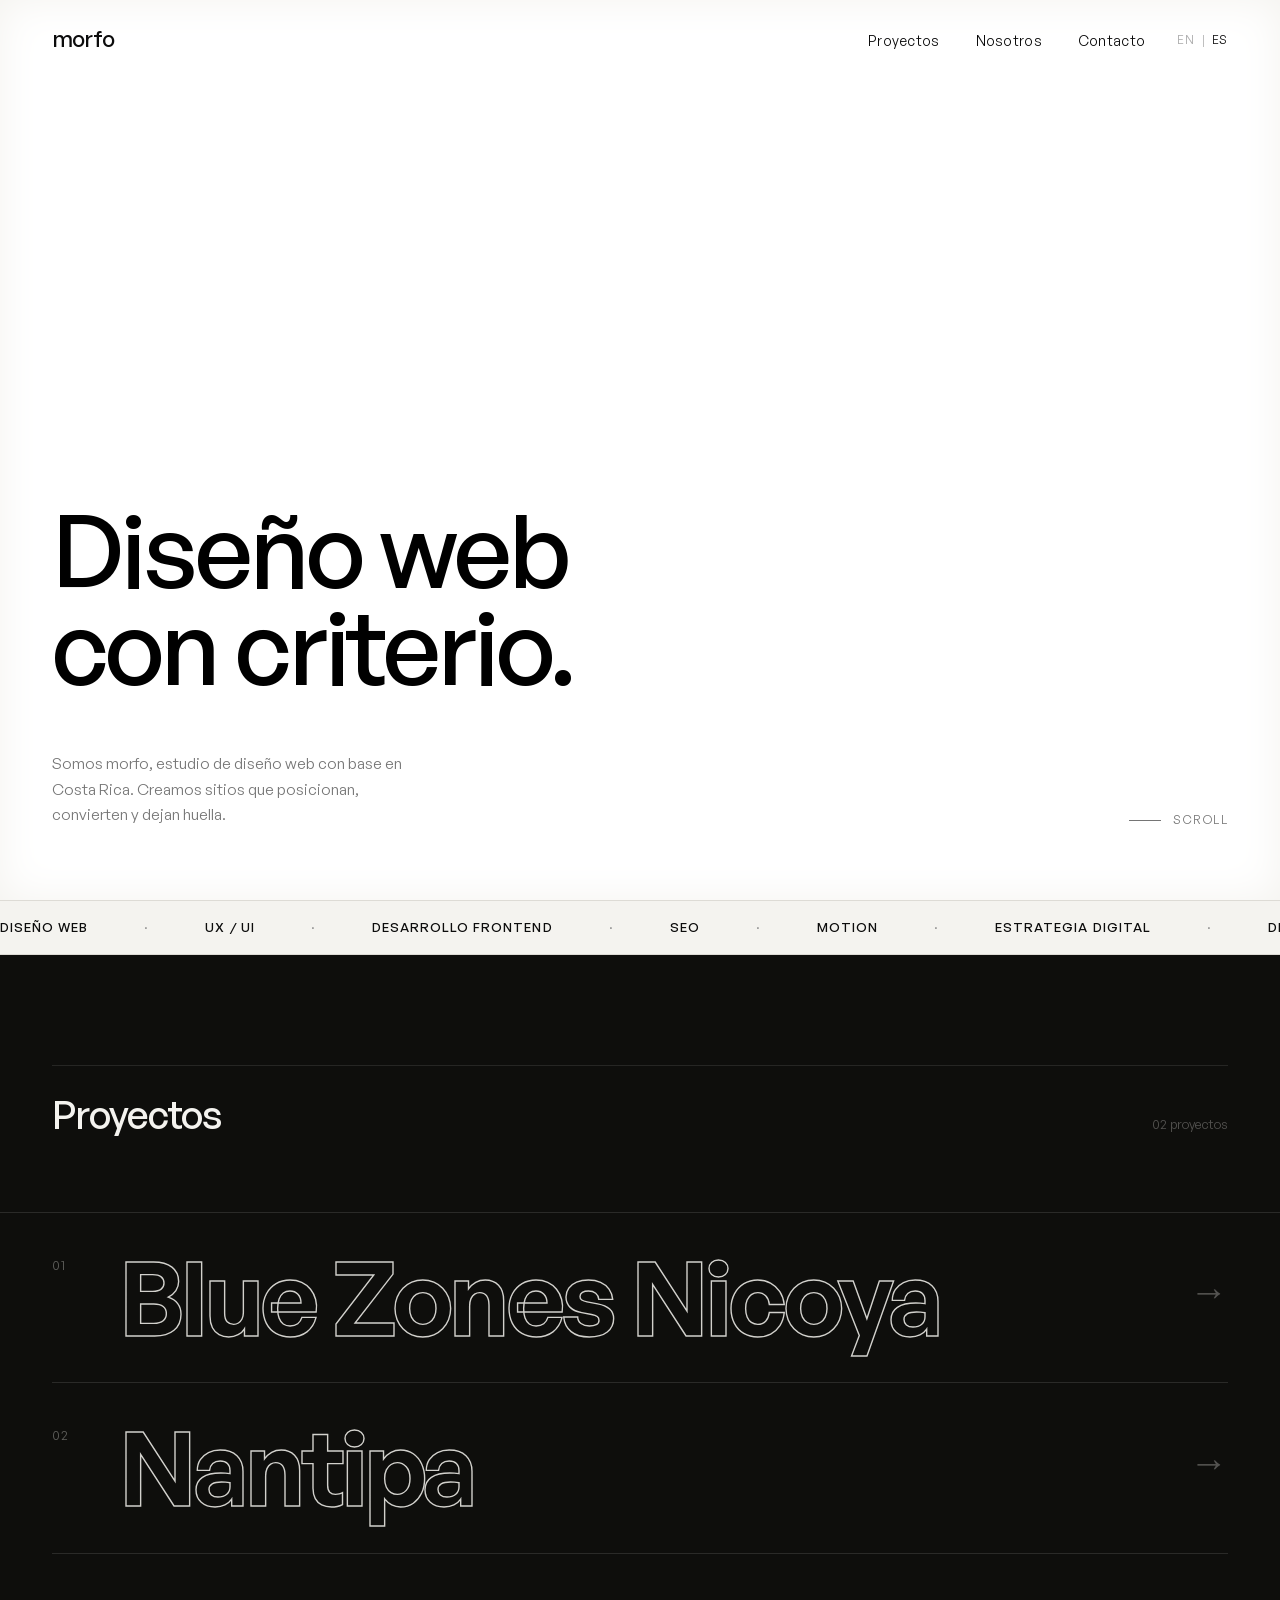
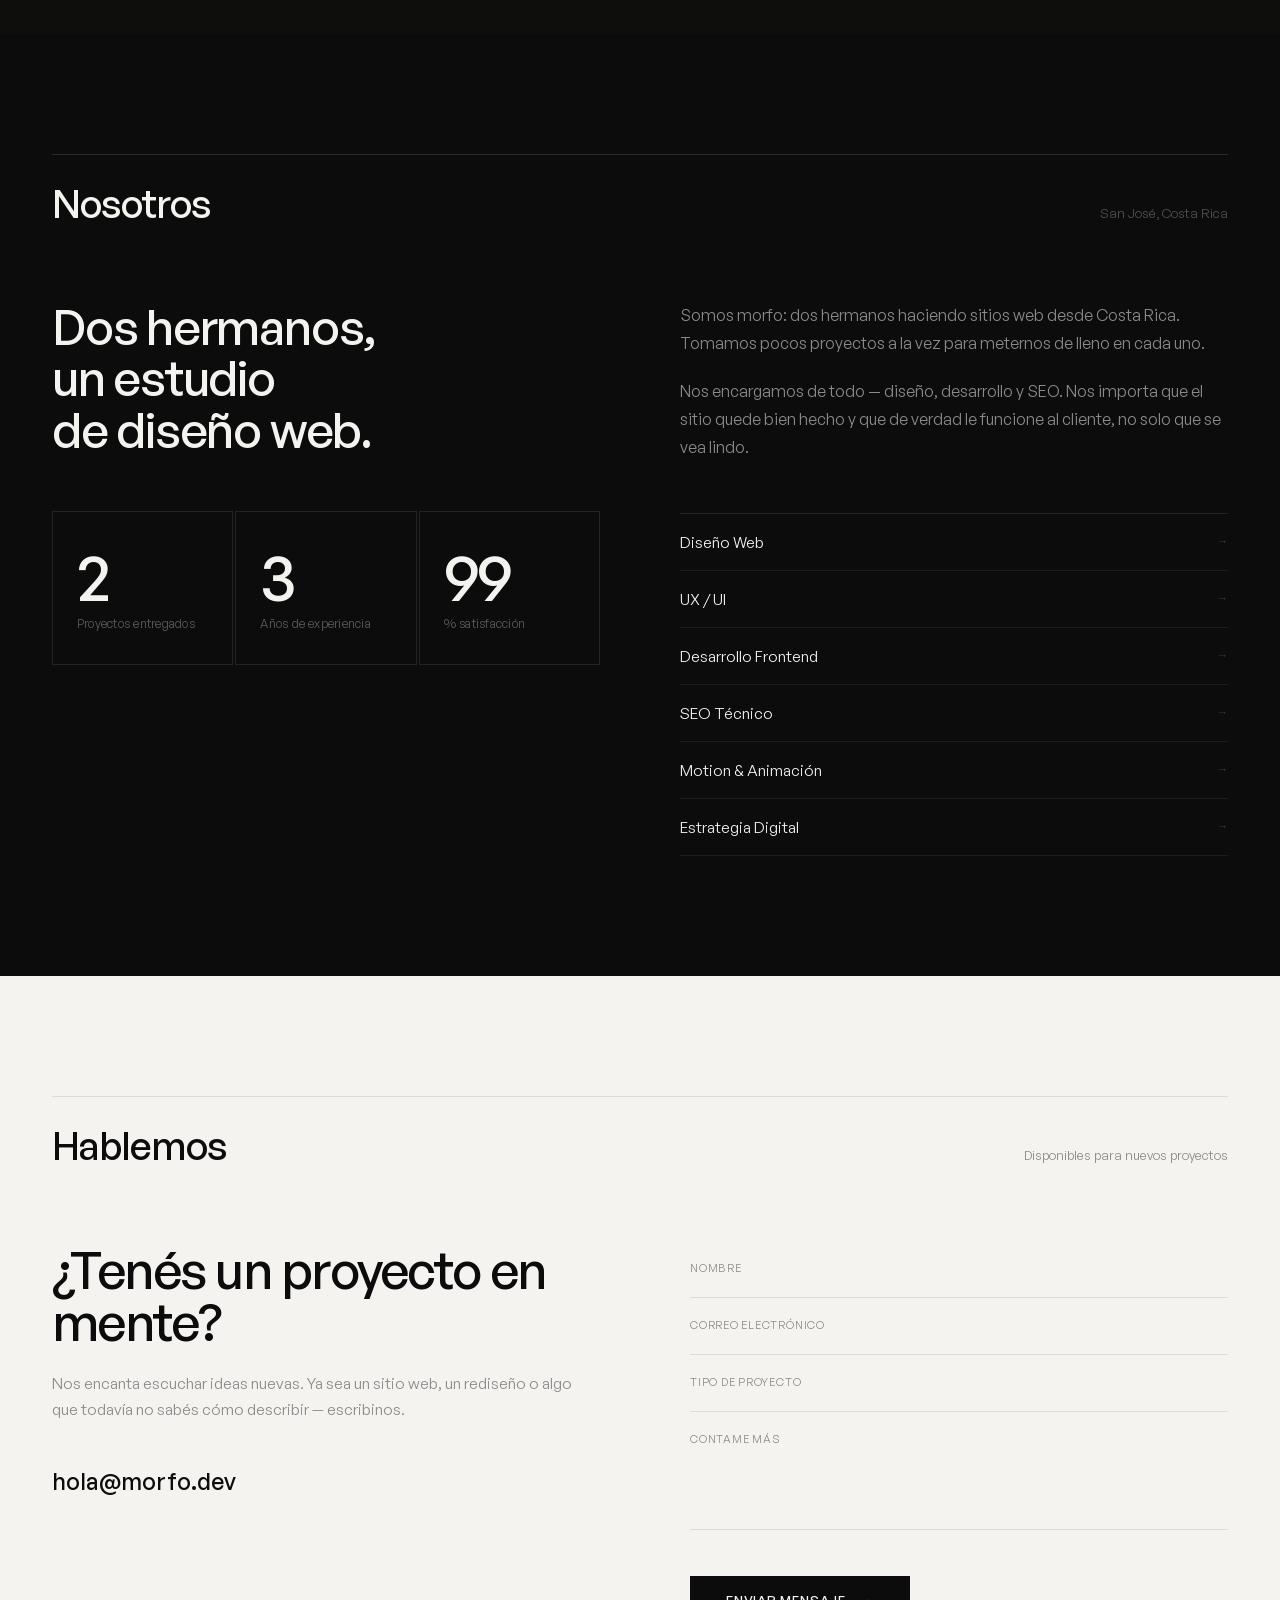
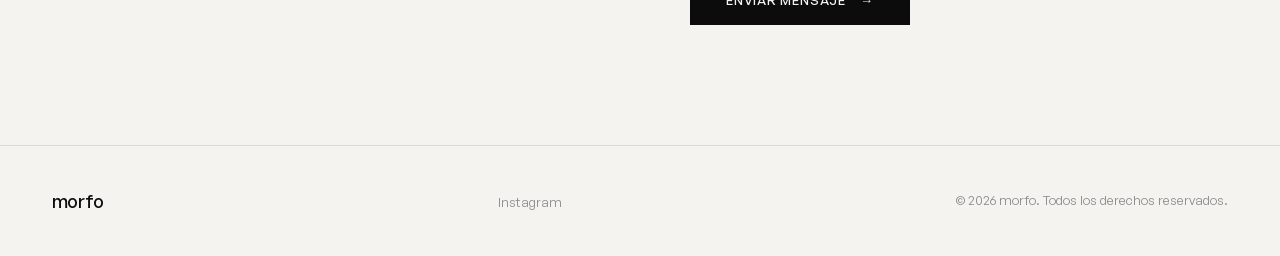
<file: index.html>
<!DOCTYPE html>
<html lang="es">
<head>
  <meta charset="UTF-8">
  <meta name="viewport" content="width=device-width, initial-scale=1.0">
  <!-- Google tag (gtag.js) -->
  <script async src="https://www.googletagmanager.com/gtag/js?id=G-X02JHQ15D1"></script>
  <script>
    window.dataLayer = window.dataLayer || [];
    function gtag(){dataLayer.push(arguments);}
    gtag('js', new Date());
    gtag('config', 'G-X02JHQ15D1');
  </script>
  <title>morfo — Diseño web con criterio</title>
  <meta name="description" content="morfo es un estudio de diseño web con base en Costa Rica. Creamos sitios que posicionan, convierten y dejan huella — diseño, desarrollo y SEO.">
  <link rel="canonical" href="https://morfo.cr/">
  <meta property="og:type" content="website">
  <meta property="og:url" content="https://morfo.cr/">
  <meta property="og:title" content="morfo — Diseño web con criterio">
  <meta property="og:description" content="morfo es un estudio de diseño web con base en Costa Rica. Creamos sitios que posicionan, convierten y dejan huella — diseño, desarrollo y SEO.">
  <meta property="og:image" content="https://morfo.cr/assets/images/og/morfo.png">
  <meta name="twitter:card" content="summary_large_image">
  <meta name="twitter:title" content="morfo — Diseño web con criterio">
  <meta name="twitter:description" content="morfo es un estudio de diseño web con base en Costa Rica. Creamos sitios que posicionan, convierten y dejan huella — diseño, desarrollo y SEO.">
  <meta name="twitter:image" content="https://morfo.cr/assets/images/og/morfo.png">
  <meta name="theme-color" content="#F4F3EF">
  <link rel="icon" type="image/png" sizes="32x32" href="/assets/brand/favicon-32.png">
  <link rel="icon" type="image/png" sizes="192x192" href="/assets/brand/favicon.png">
  <link rel="apple-touch-icon" sizes="180x180" href="/assets/brand/apple-touch-icon.png">
  <link rel="manifest" href="/site.webmanifest">
  <script type="application/ld+json">
  {
    "@context": "https://schema.org",
    "@type": "CollectionPage",
    "name": "Proyectos de morfo",
    "url": "https://morfo.cr/#work",
    "mainEntity": {
      "@type": "ItemList",
      "itemListElement": [
        {
          "@type": "ListItem",
          "position": 1,
          "name": "Blue Zones Nicoya",
          "url": "https://morfo.cr/blue-zones"
        },
        {
          "@type": "ListItem",
          "position": 2,
          "name": "Nantipa",
          "url": "https://morfo.cr/nantipa"
        }
      ]
    }
  }
  </script>
  <link rel="preload" href="/assets/fonts/general-sans/fonts/GeneralSans-Variable.woff2" as="font" type="font/woff2" crossorigin>
  <link rel="stylesheet" href="/assets/fonts/general-sans/css/general-sans.css">
  <noscript><style>
    #loader { display:none !important; }
    .hero-title .word { transform:none !important; }
  </style></noscript>
  <style>
    :root {
      --bg: #F4F3EF;
      --fg: #0C0C0C;
      --muted: #8A8A8A;
      --border: #DDDBD5;
      --dark: #0E0E0C;
      --font: 'GeneralSans-Variable', 'GeneralSans-Regular', sans-serif;
    }
    *, *::before, *::after { margin:0; padding:0; box-sizing:border-box; }
    html { scroll-behavior:smooth; }
    body { background:var(--bg); color:var(--fg); font-family:var(--font); overflow-x:hidden; }
    @media (prefers-reduced-motion: reduce) {
      html { scroll-behavior:auto; }
      *, *::before, *::after { animation-duration:.001ms !important; animation-iteration-count:1 !important; transition-duration:.001ms !important; }
    }

    /* ── CURSOR (only with JS running + a fine pointer; hidden until first move) ── */
    #cur, #cur-ring { display:none; opacity:0; }
    @media (pointer: fine) {
      .js body, .js body * { cursor:none; }
      .js #cur, .js #cur-ring { display:block; }
      .cursor-on #cur, .cursor-on #cur-ring { opacity:1; }
    }
    #cur {
      position:fixed; width:8px; height:8px; background:#fff;
      border-radius:50%; pointer-events:none; z-index:9999;
      transform:translate(-50%,-50%); transition:width .2s,height .2s;
      mix-blend-mode:difference;
    }
    #cur-ring {
      position:fixed; width:36px; height:36px;
      border:1px solid #fff; border-radius:50%;
      pointer-events:none; z-index:9998; transform:translate(-50%,-50%);
      transition:width .35s,height .35s; mix-blend-mode:difference;
    }
    .cg #cur { width:14px; height:14px; }
    .cg #cur-ring { width:56px; height:56px; }

    /* ── PROGRESS ────────────────────────────────── */
    #progress { position:fixed; top:0; left:0; height:2px; width:0%; background:var(--fg); z-index:300; }

    /* ── LOADER ──────────────────────────────────── */
    #loader {
      position:fixed; inset:0; background:var(--dark); z-index:1000;
      display:flex; align-items:center; justify-content:center;
      transition:opacity .7s ease,visibility .7s ease;
      /* failsafe: if the script never runs (error, blocker), the loader
         still gets out of the way instead of covering the site forever */
      animation:loaderFailsafe .6s ease 4s forwards;
    }
    #loader.out { opacity:0; visibility:hidden; pointer-events:none; }
    @keyframes loaderFailsafe { to { opacity:0; visibility:hidden; } }
    #loader .loader-logo {
      color:var(--bg); font-family:var(--font); font-size:32px; font-weight:500; letter-spacing:-.04em;
      line-height:1; opacity:0; animation:fadeUp .5s .3s forwards;
    }

    /* ── NAV ─────────────────────────────────────── */
    nav {
      position:fixed; top:0; left:0; right:0; z-index:100;
      display:flex; align-items:center; justify-content:space-between;
      padding:28px 52px;
      transition:padding .4s,background .4s;
    }
    nav.scrolled {
      padding:16px 52px;
      background:rgba(244,243,239,.9);
      -webkit-backdrop-filter:blur(20px);
      backdrop-filter:blur(20px);
      border-bottom:1px solid var(--border);
    }
    nav > a:first-child { color:inherit; text-decoration:none; }
    .nav-logo {
      display:inline-block; width:auto; color:var(--fg);
      font-family:var(--font); font-size:22px; font-weight:500; line-height:1; letter-spacing:-.04em;
    }
    .nav-links { display:flex; gap:36px; list-style:none; }
    .nav-links a { font-size:14px; letter-spacing:.02em; color:var(--fg); text-decoration:none; position:relative; }
    .nav-links a::after { content:''; position:absolute; bottom:-2px; left:0; width:0; height:1px; background:var(--fg); transition:width .3s; }
    .nav-links a:hover::after { width:100%; }
    .nav-actions { display:flex; align-items:center; gap:32px; }
    .lang-switch { display:flex; align-items:center; gap:7px; }
    .lang-btn { border:0; padding:2px 0; background:none; color:var(--fg); font:inherit; font-size:12px; letter-spacing:.06em; cursor:pointer; opacity:.35; transition:opacity .25s; }
    .lang-btn:hover,.lang-btn.active { opacity:1; }
    .lang-btn:focus-visible { outline:2px solid var(--fg); outline-offset:3px; }
    .lang-separator { color:var(--fg); font-size:12px; opacity:.3; }

    /* ── HERO ────────────────────────────────────── */
    .hero {
      min-height:100vh; min-height:100svh; display:flex; flex-direction:column;
      justify-content:flex-end; padding:0 52px 72px;
      position:relative; overflow:hidden;
    }
    .metaball-wrap {
      position:absolute; inset:0; z-index:0; pointer-events:none;
      overflow:hidden; background:var(--bg);
      filter:blur(22px) contrast(8);
    }
    .blob {
      position:absolute; top:0; left:0;
      border-radius:50%;
      will-change:transform;
      animation:blobColor 10s ease-in-out infinite;
    }
    #b0 { animation-delay:0s; }
    #b1 { animation-delay:-2s; }
    #b2 { animation-delay:-4s; }
    #b3 { animation-delay:-6.5s; }
    #b4 { animation-delay:-8s; }
    @keyframes blobColor {
      0%,100% { background:#5A5A5A; }
      25%      { background:#2A2A2A; }
      50%      { background:#484848; }
      75%      { background:#1A1A1A; }
    }
    .hero-content { position:relative; z-index:1; mix-blend-mode:difference; color:#fff; }
    .hero-title { font-size:clamp(52px,8vw,130px); font-weight:500; line-height:.95; letter-spacing:-.03em; }
    .hero-title .line  { display:block; overflow:hidden; }
    .hero-title .word  { display:inline-block; transform:translateY(108%); transition:transform .95s cubic-bezier(.16,1,.3,1); }
    .hero-title .word.up { transform:translateY(0); }
    .hero-foot { margin-top:56px; display:flex; justify-content:space-between; align-items:flex-end; gap:32px; }
    .hero-desc { max-width:380px; font-size:15.5px; line-height:1.65; color:var(--muted); }
    .hero-scroll { font-size:12px; letter-spacing:.12em; text-transform:uppercase; color:var(--muted); display:flex; align-items:center; gap:12px; flex-shrink:0; }
    .scroll-line { width:32px; height:1px; background:var(--muted); animation:blink 2.2s ease-in-out infinite; }
    @keyframes blink { 0%,100%{ opacity:.3; } 50%{ opacity:1; } }

    /* ── MARQUEE ─────────────────────────────────── */
    .marquee { overflow:hidden; border-top:1px solid var(--border); border-bottom:1px solid var(--border); padding:18px 0; }
    .marquee-track { display:flex; gap:56px; white-space:nowrap; animation:scrollx 24s linear infinite; }
    .marquee-track:hover { animation-play-state:paused; }
    .mq { font-size:13px; letter-spacing:.08em; text-transform:uppercase; color:var(--muted); flex-shrink:0; }
    .mq b { color:var(--fg); font-weight:500; }
    /* loop period is half the track plus half a gap (28px), so the restart is seamless */
    @keyframes scrollx { from{ transform:translateX(0); } to{ transform:translateX(calc(-50% - 28px)); } }

    /* ── WORK (dark) ─────────────────────────────── */
    #work { background:var(--dark); position:relative; }
    .anchor-alias { position:absolute; top:-96px; width:1px; height:1px; pointer-events:none; }
    .work-hd { padding:110px 52px 72px; }
    .work-hd .sec-head { display:flex; justify-content:space-between; align-items:baseline; border-top:1px solid rgba(244,243,239,.1); padding-top:22px; }
    .work-hd .sec-title { font-size:clamp(26px,3vw,48px); font-weight:500; letter-spacing:-.025em; color:#F4F3EF; }
    .work-hd .sec-label { font-size:13px; color:rgba(244,243,239,.3); }

    /* ── TYPOGRAPHIC PROJECT LIST (outline → fill, expand on hover) ── */
    .px { padding:0 52px 80px; border-top:1px solid rgba(244,243,239,.12); }
    .px-item { border-bottom:1px solid rgba(244,243,239,.12); padding:clamp(28px,4vh,48px) 0; transition:opacity .4s ease; }
    .px:hover .px-item { opacity:.32; }
    .px:hover .px-item:hover { opacity:1; }
    .px-head { display:flex; align-items:center; gap:clamp(16px,2.5vw,42px); text-decoration:none; }
    .px-no { font-size:13px; letter-spacing:.1em; color:rgba(244,243,239,.35); width:34px; flex-shrink:0; align-self:flex-start; padding-top:.6em; }
    .px-name {
      flex:1; font-size:clamp(40px,8vw,124px); font-weight:600; line-height:.95; letter-spacing:-.04em;
      color:transparent; -webkit-text-stroke:1.4px rgba(244,243,239,.85);
      transition:color .4s ease, -webkit-text-stroke-color .4s ease, transform .5s cubic-bezier(.16,1,.3,1);
    }
    .px-item:hover .px-name,
    .px-item:focus-within .px-name { color:#F4F3EF; -webkit-text-stroke-color:transparent; transform:translateX(14px); }
    .px-arrow { font-size:clamp(28px,3vw,52px); font-weight:300; color:rgba(244,243,239,.3); flex-shrink:0; align-self:flex-start; padding-top:.4em;
      transition:transform .5s cubic-bezier(.16,1,.3,1), color .4s; }
    .px-item:hover .px-arrow,
    .px-item:focus-within .px-arrow { transform:translateX(10px); color:#F4F3EF; }
    /* detail expands on hover */
    .px-detail {
      display:grid; grid-template-rows:0fr; opacity:0;
      transition:grid-template-rows .55s cubic-bezier(.16,1,.3,1), opacity .45s ease;
      padding-left:calc(34px + clamp(16px,2.5vw,42px));
    }
    .px-item:hover .px-detail,
    .px-item:focus-within .px-detail { grid-template-rows:1fr; opacity:1; }
    .px-detail > div { overflow:hidden; }
    .px-detail-in { padding-top:24px; display:flex; flex-wrap:wrap; align-items:baseline; gap:14px 32px; max-width:760px; }
    .px-desc { flex:1 1 420px; font-size:clamp(14px,1.3vw,16.5px); line-height:1.6; color:rgba(244,243,239,.55); }
    .px-tags { font-size:12px; letter-spacing:.04em; color:rgba(244,243,239,.4); }
    .px-site { display:inline-flex; align-items:center; gap:.45em; font-size:12px; letter-spacing:.08em; text-transform:uppercase; color:var(--gold,#C09840); text-decoration:none; }
    .external-arrow {
      display:inline-block; width:.7em; height:.7em; position:relative; flex:0 0 auto;
    }
    .external-arrow::before {
      content:''; position:absolute; left:.02em; top:.52em; width:.82em; height:1px;
      background:currentColor; transform:rotate(-45deg); transform-origin:left center;
    }
    .external-arrow::after {
      content:''; position:absolute; right:0; top:0; width:.44em; height:.44em;
      border-top:1px solid currentColor; border-right:1px solid currentColor;
    }
    .px-year { font-size:12px; letter-spacing:.06em; color:rgba(244,243,239,.3); margin-left:auto; }

    /* ── ABOUT (dark) ────────────────────────────── */
    .about { padding:120px 52px; background:var(--fg); color:var(--bg); }
    .about .sec-head { display:flex; justify-content:space-between; align-items:baseline; border-top:1px solid rgba(244,243,239,.12); padding-top:22px; }
    .about .sec-title { font-size:clamp(26px,3vw,48px); font-weight:500; letter-spacing:-.025em; color:var(--bg); }
    .about .sec-label { font-size:13px; color:rgba(244,243,239,.3); }
    .about-grid { display:grid; grid-template-columns:1fr 1fr; gap:80px; align-items:start; margin-top:72px; }
    .about-hl { font-size:clamp(30px,3.8vw,58px); font-weight:500; line-height:1.06; letter-spacing:-.025em; }
    .about-body { font-size:16px; line-height:1.75; color:rgba(244,243,239,.55); }
    .about-body p+p { margin-top:20px; }
    .stats { display:grid; grid-template-columns:repeat(3,1fr); gap:2px; margin-top:56px; }
    .stat { padding:32px 24px; border:1px solid rgba(244,243,239,.1); }
    .stat-n { font-size:clamp(42px,5vw,76px); font-weight:500; letter-spacing:-.04em; line-height:1; }
    .stat-lbl { margin-top:8px; font-size:12px; color:rgba(244,243,239,.35); letter-spacing:.02em; }
    .services { margin-top:52px; list-style:none; border-top:1px solid rgba(244,243,239,.1); }
    .services li { display:flex; justify-content:space-between; align-items:center; padding:17px 0; border-bottom:1px solid rgba(244,243,239,.07); font-size:15.5px; transition:padding-left .3s; }
    .services li:hover { padding-left:10px; }
    .services li > span:last-child { font-size:11px; color:rgba(244,243,239,.22); }

    /* ── CONTACT ─────────────────────────────────── */
    .contact-section { padding:120px 52px; }
    .sec-head { display:flex; justify-content:space-between; align-items:baseline; border-top:1px solid var(--border); padding-top:22px; }
    .sec-title { font-size:clamp(26px,3vw,48px); font-weight:500; letter-spacing:-.025em; }
    .sec-label { font-size:13px; color:var(--muted); }
    .contact-grid { display:grid; grid-template-columns:1fr 1fr; gap:100px; align-items:start; margin-top:72px; }
    .contact-hl { font-size:clamp(34px,4vw,64px); font-weight:500; line-height:1.02; letter-spacing:-.03em; }
    .contact-sub { margin-top:24px; font-size:15.5px; color:var(--muted); line-height:1.65; }
    .contact-mail { margin-top:44px; display:inline-block; font-size:clamp(15px,1.8vw,24px); font-weight:500; color:var(--fg); text-decoration:none; position:relative; }
    .contact-mail::after { content:''; position:absolute; bottom:-2px; left:0; width:100%; height:1px; background:var(--fg); transform:scaleX(0); transform-origin:right; transition:transform .4s; }
    .contact-mail:hover::after { transform:scaleX(1); transform-origin:left; }
    .form { display:flex; flex-direction:column; }
    .fg { position:relative; border-bottom:1px solid var(--border); margin-bottom:2px; }
    .fg label { position:absolute; top:18px; left:0; font-size:11px; letter-spacing:.07em; text-transform:uppercase; color:var(--muted); pointer-events:none; transition:top .25s,font-size .25s,color .25s; }
    .fg input,.fg textarea { width:100%; border:none; background:transparent; padding:18px 0 14px; font-family:var(--font); font-size:16px; color:var(--fg); outline:none; }
    .fg:focus-within { border-bottom-color:var(--fg); }
    .fg input:focus-visible,.fg textarea:focus-visible { outline:2px solid var(--fg); outline-offset:2px; }
    :focus-visible { outline:2px solid var(--fg); outline-offset:3px; }
    .fg textarea { min-height:110px; resize:none; }
    .fg input:focus~label,.fg input:not(:placeholder-shown)~label,.fg textarea:focus~label,.fg textarea:not(:placeholder-shown)~label { top:-6px; font-size:10px; color:var(--fg); }
    .btn-send { align-self:flex-start; margin-top:44px; display:inline-flex; align-items:center; gap:14px; padding:16px 36px; background:var(--fg); color:var(--bg); border:none; font-family:var(--font); font-size:13px; font-weight:500; letter-spacing:.06em; text-transform:uppercase; position:relative; overflow:hidden; }
    .btn-send::before { content:''; position:absolute; inset:0; background:#2a2a2a; transform:translateX(-101%); transition:transform .4s cubic-bezier(.16,1,.3,1); }
    .btn-send:hover::before { transform:translateX(0); }
    .btn-send>* { position:relative; z-index:1; }
    .btn-send.sent { background:#2D6A4F; }
    .form-status { margin-top:14px; min-height:0; font-size:13px; line-height:1.5; color:var(--muted); }
    .form-status:empty { display:none; }

    /* ── FOOTER ──────────────────────────────────── */
    footer { padding:44px 52px; border-top:1px solid var(--border); display:flex; justify-content:space-between; align-items:center; gap:24px; }
    .foot-logo {
      width:auto; flex-shrink:0; color:var(--fg);
      font-family:var(--font); font-size:18px; font-weight:500; line-height:1; letter-spacing:-.04em;
    }
    .foot-links { display:flex; gap:28px; list-style:none; }
    .foot-links a,.foot-links button { font:inherit; font-size:13px; color:var(--muted); text-decoration:none; transition:color .3s; background:none; border:0; padding:0; }
    .foot-links a:hover,.foot-links button:hover { color:var(--fg); }
    .foot-links button:disabled { opacity:1; }
    .foot-copy { font-size:13px; color:var(--muted); }

    /* ── REVEAL ──────────────────────────────────── */
    .rv { opacity:0; transform:translateY(32px); transition:opacity .85s ease,transform .85s cubic-bezier(.16,1,.3,1); }
    .rv.in { opacity:1; transform:translateY(0); }
    .rv.d1 { transition-delay:.12s; }
    .rv.d2 { transition-delay:.24s; }

    @keyframes fadeUp { from{ opacity:0; transform:translateY(12px); } to{ opacity:1; transform:translateY(0); } }

    /* ── HAMBURGER + MOBILE MENU ─────────────────── */
    .nav-burger {
      display:none; flex-direction:column; justify-content:center; gap:5px;
      width:32px; height:32px; background:none; border:none; padding:4px;
      cursor:pointer; flex-shrink:0;
    }
    .nav-burger span { display:block; height:1.5px; background:var(--fg); transition:transform .3s,opacity .3s; }
    body.menu-open .nav-burger span:nth-child(1) { transform:translateY(6.5px) rotate(45deg); }
    body.menu-open .nav-burger span:nth-child(2) { opacity:0; }
    body.menu-open .nav-burger span:nth-child(3) { transform:translateY(-6.5px) rotate(-45deg); }
    body.menu-open { overflow:hidden; }

    .nav-mobile {
      display:none; position:fixed; inset:0; background:var(--bg); z-index:98;
      flex-direction:column; align-items:center; justify-content:center;
      gap:40px; list-style:none;
    }
    body.menu-open .nav-mobile { display:flex; }
    .nav-mobile li a {
      font-size:clamp(36px,10vw,64px); font-weight:500; letter-spacing:-.03em;
      color:var(--fg); text-decoration:none; transition:opacity .3s;
    }
    .nav-mobile li a:hover { opacity:.45; }

    /* ── MOBILE ──────────────────────────────────── */
    @media (max-width:768px) {
      nav { padding:20px 24px; } nav.scrolled { padding:14px 24px; } .nav-links { display:none; }
      .nav-actions { gap:16px; }
      .nav-burger { display:flex; }
      .hero { padding:0 24px 52px; } .hero-foot { flex-direction:column; align-items:flex-start; }
      .work-hd { padding:80px 24px 52px; }
      .px { padding:0 24px 80px; }
      .about,.contact-section { padding:80px 24px; }
      .about-grid { grid-template-columns:1fr; gap:48px; } .stats { grid-template-columns:1fr 1fr; }
      .contact-grid { grid-template-columns:1fr; gap:56px; margin-top:52px; }
      footer { flex-direction:column; text-align:center; gap:20px; }
    }
    @media (hover:none) {
      .px:hover .px-item { opacity:1; }
      .px-name { color:#F4F3EF; -webkit-text-stroke-color:transparent; }
      .px-detail { grid-template-rows:1fr; opacity:1; }
    }
  </style>
</head>
<body data-page="home">

  <!-- LOADER -->
  <div id="loader">
    <span class="loader-logo">morfo</span>
  </div>

  <div id="progress"></div>
  <div id="cur"></div>
  <div id="cur-ring"></div>

  <!-- NAV -->
  <nav id="nav">
    <a href="/" aria-label="morfo">
      <span class="nav-logo">morfo</span>
    </a>
    <div class="nav-actions">
      <ul class="nav-links">
        <li><a href="#work" data-i18n="nav.projects">Proyectos</a></li>
        <li><a href="#about" data-i18n="nav.about">Nosotros</a></li>
        <li><a href="#contact" data-i18n="nav.contact">Contacto</a></li>
      </ul>
      <button class="nav-burger" aria-label="Abrir menú" data-i18n-aria-label="nav.openMenu" aria-expanded="false" aria-controls="navMobile">
        <span></span><span></span><span></span>
      </button>
      <div class="lang-switch" role="group" aria-label="Language / Idioma">
        <button type="button" class="lang-btn" data-lang="en" aria-pressed="false">EN</button>
        <span class="lang-separator" aria-hidden="true">|</span>
        <button type="button" class="lang-btn" data-lang="es" aria-pressed="true">ES</button>
      </div>
    </div>
  </nav>
  <ul class="nav-mobile" id="navMobile" aria-label="Menú de navegación" data-i18n-aria-label="nav.menuLabel">
    <li><a href="#work" data-i18n="nav.projects">Proyectos</a></li>
    <li><a href="#about" data-i18n="nav.about">Nosotros</a></li>
    <li><a href="#contact" data-i18n="nav.contact">Contacto</a></li>
  </ul>

  <!-- HERO -->
  <section class="hero" id="hero">
    <div class="metaball-wrap" id="metaballWrap">
      <div class="blob" id="b0"></div>
      <div class="blob" id="b1"></div>
      <div class="blob" id="b2"></div>
      <div class="blob" id="b3"></div>
      <div class="blob" id="b4"></div>
    </div>
<div class="hero-content">
      <h1 class="hero-title" data-i18n-html="home.heroTitle">
        <span class="line"><span class="word">Diseño&nbsp;web</span></span>
        <span class="line"><span class="word">con&nbsp;criterio.</span></span>
      </h1>
      <div class="hero-foot">
        <p class="hero-desc" data-i18n="home.heroDesc">Somos morfo, estudio de diseño web con base en Costa Rica. Creamos sitios que posicionan, convierten y dejan huella.</p>
        <div class="hero-scroll"><div class="scroll-line"></div>Scroll</div>
      </div>
    </div>
  </section>

  <!-- MARQUEE -->
  <div class="marquee" aria-hidden="true">
    <div class="marquee-track">
      <span class="mq"><b data-i18n="common.webDesign">Diseño Web</b></span><span class="mq">·</span>
      <span class="mq"><b>UX&thinsp;/&thinsp;UI</b></span><span class="mq">·</span>
      <span class="mq"><b data-i18n="common.frontend">Desarrollo Frontend</b></span><span class="mq">·</span>
      <span class="mq"><b>SEO</b></span><span class="mq">·</span>
      <span class="mq"><b>Motion</b></span><span class="mq">·</span>
      <span class="mq"><b data-i18n="common.digitalStrategy">Estrategia Digital</b></span><span class="mq">·</span>
      <span class="mq"><b data-i18n="common.webDesign">Diseño Web</b></span><span class="mq">·</span>
      <span class="mq"><b>UX&thinsp;/&thinsp;UI</b></span><span class="mq">·</span>
      <span class="mq"><b data-i18n="common.frontend">Desarrollo Frontend</b></span><span class="mq">·</span>
      <span class="mq"><b>SEO</b></span><span class="mq">·</span>
      <span class="mq"><b>Motion</b></span><span class="mq">·</span>
      <span class="mq"><b data-i18n="common.digitalStrategy">Estrategia Digital</b></span><span class="mq">·</span>
    </div>
  </div>

  <!-- WORK -->
  <section id="work">
    <span class="anchor-alias" id="projects"></span>
    <span class="anchor-alias" id="proyectos"></span>
    <span class="anchor-alias" id="projectos"></span>
    <div class="work-hd">
      <div class="sec-head rv">
        <h2 class="sec-title" data-i18n="nav.projects">Proyectos</h2>
        <span class="sec-label" data-i18n="home.projectsCount">02 proyectos</span>
      </div>
    </div>

    <div class="px">
      <div class="px-item">
        <a class="px-head" href="/blue-zones">
          <span class="px-no">01</span>
          <span class="px-name">Blue Zones Nicoya</span>
          <span class="px-arrow">→</span>
        </a>
        <div class="px-detail"><div><div class="px-detail-in">
          <p class="px-desc" data-i18n="home.blueDesc">Rediseño completo del sitio de Blue Zones Nicoya — superalimentos de la Península de Nicoya, posicionando la marca como embajadora de una de las cinco zonas azules del planeta.</p>
          <span class="px-tags" data-i18n="home.blueTags">Diseño · UX/UI · Desarrollo</span>
          <a class="px-site" href="https://bluenicoya.com/" target="_blank" rel="noopener noreferrer"><span data-i18n="home.viewSite">Ver sitio</span> <span class="external-arrow" aria-hidden="true"></span></a>
          <span class="px-year">2026</span>
        </div></div></div>
      </div>

      <div class="px-item">
        <a class="px-head" href="/nantipa">
          <span class="px-no">02</span>
          <span class="px-name">Nantipa</span>
          <span class="px-arrow">→</span>
        </a>
        <div class="px-detail"><div><div class="px-detail-in">
          <p class="px-desc" data-i18n="home.nantipaDesc">Rediseño completo del sitio de Nantipa, hotel boutique en Santa Teresa — más intuitivo, inmersivo y optimizado para convertir visitantes en huéspedes, con SEO técnico desde la base.</p>
          <span class="px-tags" data-i18n="home.nantipaTags">Diseño · UX/UI · Desarrollo · SEO</span>
          <a class="px-site" href="https://www.nantipa.com/" target="_blank" rel="noopener noreferrer"><span data-i18n="home.viewSite">Ver sitio</span> <span class="external-arrow" aria-hidden="true"></span></a>
          <span class="px-year">2026</span>
        </div></div></div>
      </div>

    </div>
  </section>

  <!-- ABOUT -->
  <section class="about" id="about">
    <div class="sec-head rv">
      <h2 class="sec-title" data-i18n="nav.about">Nosotros</h2>
      <span class="sec-label">San José, Costa Rica</span>
    </div>
    <div class="about-grid">
      <div>
        <h3 class="about-hl rv" data-i18n-html="home.aboutHeadline">Dos hermanos,<br>un estudio<br>de diseño web.</h3>
        <div class="stats rv d1">
          <div class="stat"><div class="stat-n" data-count="2">0</div><p class="stat-lbl" data-i18n="home.delivered">Proyectos entregados</p></div>
          <div class="stat"><div class="stat-n" data-count="3">0</div><p class="stat-lbl" data-i18n="home.experience">Años de experiencia</p></div>
          <div class="stat"><div class="stat-n" data-count="100">0</div><p class="stat-lbl" data-i18n="home.satisfaction">% satisfacción</p></div>
        </div>
      </div>
      <div>
        <div class="about-body rv d2">
          <p data-i18n="home.aboutP1">Somos morfo: dos hermanos haciendo sitios web desde Costa Rica. Tomamos pocos proyectos a la vez para meternos de lleno en cada uno.</p>
          <p data-i18n="home.aboutP2">Nos encargamos de todo — diseño, desarrollo y SEO. Nos importa que el sitio quede bien hecho y que de verdad le funcione al cliente, no solo que se vea lindo.</p>
        </div>
        <ul class="services rv d2">
          <li><span data-i18n="common.webDesign">Diseño Web</span> <span>→</span></li>
          <li>UX / UI <span>→</span></li>
          <li><span data-i18n="common.frontend">Desarrollo Frontend</span> <span>→</span></li>
          <li><span data-i18n="common.technicalSeo">SEO Técnico</span> <span>→</span></li>
          <li><span data-i18n-html="common.motionAnimation">Motion &amp; Animación</span> <span>→</span></li>
          <li><span data-i18n="common.digitalStrategy">Estrategia Digital</span> <span>→</span></li>
        </ul>
      </div>
    </div>
  </section>

  <!-- CONTACT -->
  <section class="contact-section" id="contact">
    <div class="sec-head rv">
      <h2 class="sec-title" data-i18n="home.letsTalk">Hablemos</h2>
      <span class="sec-label" data-i18n="home.available">Disponibles para nuevos proyectos</span>
    </div>
    <div class="contact-grid">
      <div class="rv">
        <h3 class="contact-hl" data-i18n="home.contactHeadline">¿Tenés un proyecto en mente?</h3>
        <p class="contact-sub" data-i18n="home.contactSub">Nos encanta escuchar ideas nuevas. Ya sea un sitio web, un rediseño o algo que todavía no sabés cómo describir — escribinos.</p>
        <a href="mailto:hola@morfo.dev" class="contact-mail">hola@morfo.dev</a>
      </div>
      <form class="form rv d2" id="form" method="POST" action="https://formspree.io/f/xlgyqeal">
        <input type="hidden" name="_subject" value="Nuevo mensaje desde morfo.cr">
        <div class="fg"><input type="text" id="fn" name="nombre" placeholder=" " autocomplete="name" required><label for="fn" data-i18n="home.name">Nombre</label></div>
        <div class="fg"><input type="email" id="fe" name="_replyto" placeholder=" " autocomplete="email" required><label for="fe" data-i18n="home.email">Correo electrónico</label></div>
        <div class="fg"><input type="text" id="fp" name="tipo_proyecto" placeholder=" " autocomplete="off"><label for="fp" data-i18n="home.projectType">Tipo de proyecto</label></div>
        <div class="fg"><textarea id="fm" name="mensaje" placeholder=" " required></textarea><label for="fm" data-i18n="home.tellMore">Contame más</label></div>
        <button type="submit" class="btn-send" id="btnSend">
          <span id="btnText" data-i18n="home.send">Enviar mensaje</span><span aria-hidden="true">→</span>
        </button>
        <p class="form-status" id="formStatus" role="status" aria-live="polite"></p>
      </form>
    </div>
  </section>

  <!-- FOOTER -->
  <footer>
    <span class="foot-logo" aria-hidden="true">morfo</span>
    <ul class="foot-links">
      <li><a href="https://www.instagram.com/morfo.web?utm_source=ig_web_button_share_sheet&amp;igsi=ZDNlZDc0MzIxNw==" target="_blank" rel="noopener noreferrer">Instagram</a></li>
    </ul>
    <p class="foot-copy">© <span data-current-year>2026</span> morfo. <span data-i18n="common.rights">Todos los derechos reservados.</span></p>
  </footer>

  <script src="/assets/i18n.js"></script>
  <script>
  document.documentElement.classList.add('js');
  const reducedMotion=matchMedia('(prefers-reduced-motion: reduce)');

  document.querySelectorAll('[data-current-year]').forEach(el=>{
    el.textContent=new Date().getFullYear();
  });

  /* LOADER — waits for the fonts (capped at 1.2s), not the full page load */
  const fontsReady=Promise.race([
    'fonts' in document ? document.fonts.ready : Promise.resolve(),
    new Promise(r=>setTimeout(r,1200))
  ]);
  fontsReady.then(()=>setTimeout(()=>{
    document.getElementById('loader').classList.add('out');
    document.querySelectorAll('.hero-title .word').forEach((w,i)=>
      setTimeout(()=>w.classList.add('up'), i*130 + 80));
  },400));

  /* CURSOR (shown after the first real mouse move) */
  const cur=document.getElementById('cur'), ring=document.getElementById('cur-ring');
  let mx=0,my=0,rx=0,ry=0;
  document.addEventListener('mousemove',e=>{ mx=e.clientX; my=e.clientY; cur.style.left=mx+'px'; cur.style.top=my+'px'; });
  document.addEventListener('mousemove',e=>{
    rx=e.clientX; ry=e.clientY;
    document.documentElement.classList.add('cursor-on');
  },{once:true});
  (function tick(){
    const f=reducedMotion.matches?1:.1;
    rx+=(mx-rx)*f; ry+=(my-ry)*f;
    ring.style.left=rx+'px'; ring.style.top=ry+'px';
    requestAnimationFrame(tick);
  })();
  document.querySelectorAll('a,button,.services li').forEach(el=>{
    el.addEventListener('mouseenter',()=>document.body.classList.add('cg'));
    el.addEventListener('mouseleave',()=>document.body.classList.remove('cg'));
  });

  /* NAV + PROGRESS */
  const nav=document.getElementById('nav'), prog=document.getElementById('progress');
  window.addEventListener('scroll',onScroll,{passive:true});
  function onScroll(){
    nav.classList.toggle('scrolled',scrollY>60);
    const max=document.body.scrollHeight-innerHeight;
    prog.style.width=(max>0?scrollY/max*100:0)+'%';
  }
  onScroll();

/* METABALLS */
  (function(){
    const cfg=[
      {id:'b0',sz:.38,r:.26,spd:.38,phase:0},
      {id:'b1',sz:.26,r:.30,spd:.52,phase:1.3},
      {id:'b2',sz:.32,r:.22,spd:.31,phase:2.5},
      {id:'b3',sz:.18,r:.34,spd:.67,phase:3.9},
      {id:'b4',sz:.24,r:.28,spd:.44,phase:5.1},
    ].map(b=>({...b,el:document.getElementById(b.id)}));

    function setSizes(){
      const W=innerWidth;
      cfg.forEach(b=>{ const s=b.sz*W; b.el.style.width=s+'px'; b.el.style.height=s+'px'; });
    }
    setSizes();
    window.addEventListener('resize',setSizes,{passive:true});

    function place(t){
      const W=innerWidth,H=innerHeight;
      const cx=W*.5,cy=H*.42;
      cfg.forEach(b=>{
        const rx=b.r*W,ry=rx*.6;
        const x=cx+Math.cos(t*b.spd+b.phase)*rx;
        const y=cy+Math.sin(t*b.spd*.73+b.phase)*ry;
        const s=b.sz*W;
        b.el.style.transform=`translate(${x-s/2}px,${y-s/2}px)`;
      });
    }
    /* respect prefers-reduced-motion: draw one static composition, no orbit */
    function tick(ts){
      place(ts*.001);
      if(!reducedMotion.matches) requestAnimationFrame(tick);
    }
    requestAnimationFrame(tick);
    reducedMotion.addEventListener?.('change',m=>{ if(!m.matches) requestAnimationFrame(tick); });
  })();

  /* SCROLL REVEAL */
  const io=new IntersectionObserver(entries=>{
    entries.forEach(e=>{ if(e.isIntersecting) e.target.classList.add('in'); });
  },{threshold:.1});
  document.querySelectorAll('.rv').forEach(el=>io.observe(el));

  /* COUNTERS */
  const cio=new IntersectionObserver(entries=>{
    entries.forEach(e=>{
      if(!e.isIntersecting) return; cio.unobserve(e.target);
      const target=+e.target.dataset.count,t0=performance.now(),dur=1300;
      (function frame(now){
        const p=Math.min((now-t0)/dur,1);
        e.target.textContent=Math.round((1-Math.pow(1-p,3))*target);
        if(p<1) requestAnimationFrame(frame);
      })(t0);
    });
  },{threshold:.5});
  document.querySelectorAll('[data-count]').forEach(el=>cio.observe(el));

  /* FORM — posts to the endpoint in the form's action attribute (Formspree).
     Without JS the form still submits natively with browser validation. */
  const form=document.getElementById('form');
  form.setAttribute('novalidate','');
  form.addEventListener('submit', async e=>{
    e.preventDefault();
    const btn=document.getElementById('btnSend'), txt=document.getElementById('btnText');
    const status=document.getElementById('formStatus');
    const tr=key=>window.morfoI18n?window.morfoI18n.t(key):key;
    const fn=document.getElementById('fn'), fe=document.getElementById('fe'), fm=document.getElementById('fm');
    let ok=true;
    status.textContent='';
    [fn,fe,fm].forEach(el=>{
      el.closest('.fg').style.borderBottomColor='';
      el.removeAttribute('aria-invalid');
    });
    if(!fn.value.trim()){ fn.closest('.fg').style.borderBottomColor='#c0392b'; fn.setAttribute('aria-invalid','true'); ok=false; }
    if(!fe.value.trim()||!/^[^\s@]+@[^\s@]+\.[^\s@]+$/.test(fe.value)){ fe.closest('.fg').style.borderBottomColor='#c0392b'; fe.setAttribute('aria-invalid','true'); ok=false; }
    if(!fm.value.trim()){ fm.closest('.fg').style.borderBottomColor='#c0392b'; fm.setAttribute('aria-invalid','true'); ok=false; }
    if(!ok){
      status.textContent=tr('form.invalid');
      return;
    }
    btn.disabled=true; txt.textContent=tr('form.sending');
    const endpoint=form.getAttribute('action');
    if(!endpoint){
      const subject=encodeURIComponent('Nuevo mensaje desde morfo.cr');
      const body=encodeURIComponent(`Nombre: ${fn.value.trim()}\nCorreo: ${fe.value.trim()}\nTipo de proyecto: ${document.getElementById('fp').value.trim()}\n\n${fm.value.trim()}`);
      window.location.href=`mailto:hola@morfo.dev?subject=${subject}&body=${body}`;
      status.textContent=tr('form.mailOpened');
      txt.textContent=tr('home.send');
      btn.disabled=false;
      return;
    }
    try {
      const res=await fetch(endpoint,{method:'POST',body:new FormData(form),headers:{'Accept':'application/json'}});
      if(res.ok){
        txt.textContent=tr('form.sent'); status.textContent=tr('form.thanks'); btn.classList.add('sent'); form.reset();
        setTimeout(()=>{ txt.textContent=tr('home.send'); btn.classList.remove('sent'); btn.disabled=false; },4000);
      } else {
        txt.textContent=tr('form.error'); status.textContent=tr('form.errorMessage'); btn.style.background='#c0392b';
        setTimeout(()=>{ txt.textContent=tr('home.send'); btn.style.background=''; btn.disabled=false; },3000);
      }
    } catch {
      txt.textContent=tr('form.connectionError'); status.textContent=tr('form.connectionMessage'); btn.style.background='#c0392b';
      setTimeout(()=>{ txt.textContent=tr('home.send'); btn.style.background=''; btn.disabled=false; },3000);
    }
  });

  /* MOBILE MENU */
  const burger=document.querySelector('.nav-burger');
  const mobileMenu=document.querySelector('.nav-mobile');
  if(burger){
    const closeMenu=()=>{
      document.body.classList.remove('menu-open');
      burger.setAttribute('aria-expanded','false');
    };
    burger.addEventListener('click',()=>{
      const open=document.body.classList.toggle('menu-open');
      burger.setAttribute('aria-expanded', open);
    });
    mobileMenu&&mobileMenu.querySelectorAll('a').forEach(a=>a.addEventListener('click',closeMenu));
    document.addEventListener('keydown',e=>{
      if(e.key==='Escape'&&document.body.classList.contains('menu-open')){
        closeMenu();
        burger.focus();
      }
    });
  }
  </script>
</body>
</html>
</file>
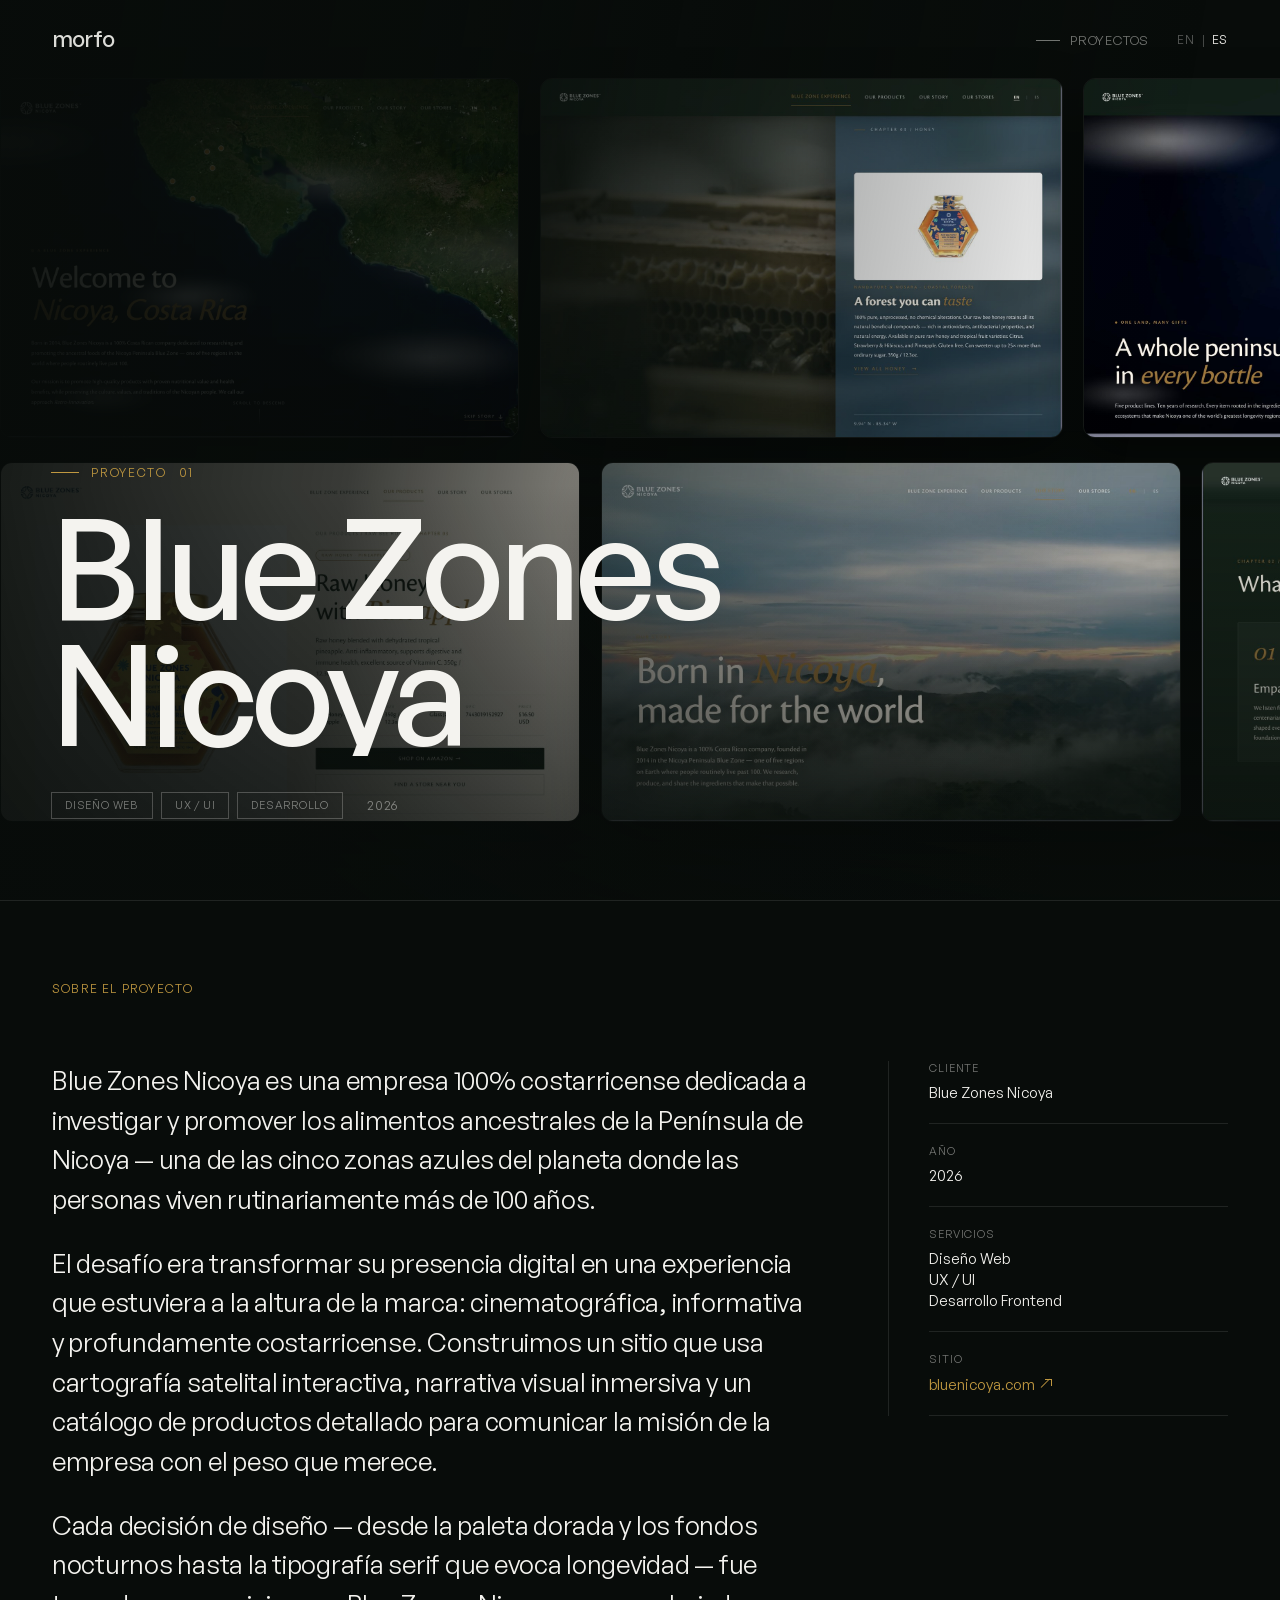
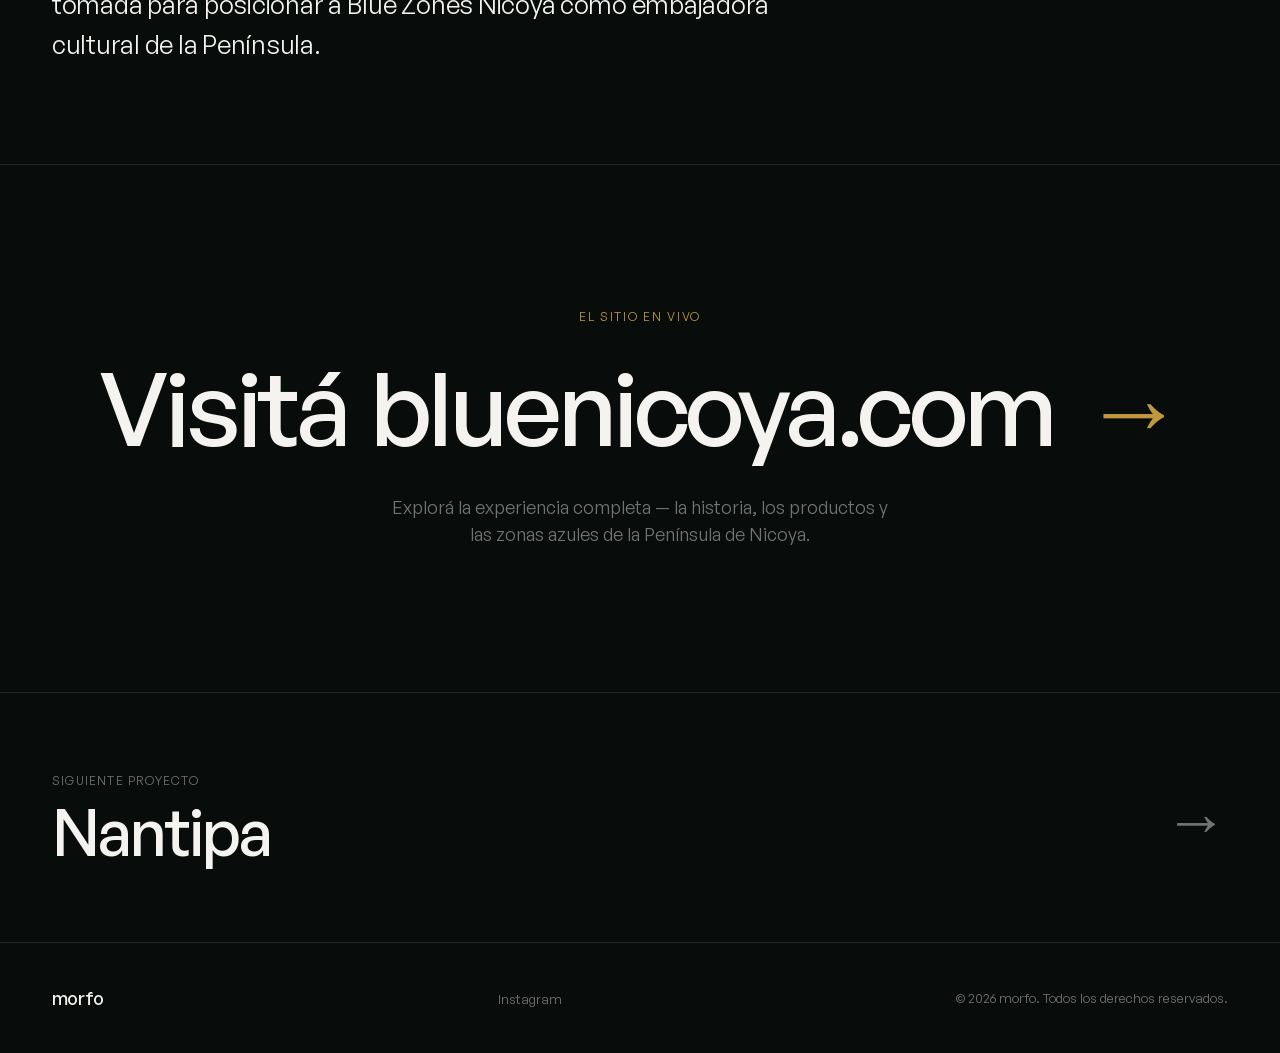
<file: blue-zones/index.html>
<!DOCTYPE html>
<html lang="es">
<head>
  <meta charset="UTF-8">
  <meta name="viewport" content="width=device-width, initial-scale=1.0">
  <!-- Google tag (gtag.js) -->
  <script async src="https://www.googletagmanager.com/gtag/js?id=G-X02JHQ15D1"></script>
  <script>
    window.dataLayer = window.dataLayer || [];
    function gtag(){dataLayer.push(arguments);}
    gtag('js', new Date());
    gtag('config', 'G-X02JHQ15D1');
  </script>
  <title>Blue Zones Nicoya — Proyecto web de portafolio por morfo</title>
  <meta name="description" content="Rediseño web para Blue Zones Nicoya, marca costarricense de superalimentos de la Península de Nicoya, con UX/UI y desarrollo frontend.">
  <link rel="canonical" href="https://morfo.cr/blue-zones">
  <meta property="og:type" content="article">
  <meta property="og:url" content="https://morfo.cr/blue-zones">
  <meta property="og:title" content="Blue Zones Nicoya — Proyecto web de portafolio por morfo">
  <meta property="og:description" content="Rediseño web para Blue Zones Nicoya, marca costarricense de superalimentos de la Península de Nicoya, con UX/UI y desarrollo frontend.">
  <meta property="og:image" content="https://morfo.cr/assets/images/og/blue-zones-nicoya.jpg">
  <meta name="twitter:card" content="summary_large_image">
  <meta name="twitter:title" content="Blue Zones Nicoya — Proyecto web de portafolio por morfo">
  <meta name="twitter:description" content="Rediseño web para Blue Zones Nicoya, marca costarricense de superalimentos de la Península de Nicoya, con UX/UI y desarrollo frontend.">
  <meta name="twitter:image" content="https://morfo.cr/assets/images/og/blue-zones-nicoya.jpg">
  <meta name="theme-color" content="#F4F3EF">
  <link rel="icon" type="image/png" sizes="32x32" href="/assets/brand/favicon-32.png">
  <link rel="icon" type="image/png" sizes="192x192" href="/assets/brand/favicon.png">
  <link rel="apple-touch-icon" sizes="180x180" href="/assets/brand/apple-touch-icon.png">
  <link rel="manifest" href="/site.webmanifest">
  <script type="application/ld+json">
  {
    "@context": "https://schema.org",
    "@type": "CreativeWork",
    "name": "Blue Zones Nicoya",
    "headline": "Blue Zones Nicoya — Proyecto web de portafolio por morfo",
    "description": "Rediseño web para Blue Zones Nicoya, marca costarricense de superalimentos de la Península de Nicoya, con UX/UI y desarrollo frontend.",
    "url": "https://morfo.cr/blue-zones",
    "image": "https://morfo.cr/assets/images/og/blue-zones-nicoya.jpg",
    "dateCreated": "2026",
    "creator": {
      "@type": "Organization",
      "name": "morfo",
      "url": "https://morfo.cr/"
    },
    "about": {
      "@type": "Organization",
      "name": "Blue Zones Nicoya",
      "url": "https://bluenicoya.com/"
    },
    "mainEntityOfPage": {
      "@type": "WebPage",
      "@id": "https://morfo.cr/blue-zones"
    }
  }
  </script>
  <link rel="preload" href="/assets/fonts/general-sans/fonts/GeneralSans-Variable.woff2" as="font" type="font/woff2" crossorigin>
  <link rel="stylesheet" href="/assets/fonts/general-sans/css/general-sans.css">
  <noscript><style>
    .hero-title .word { transform:none !important; }
  </style></noscript>
  <style>
    :root {
      --bg: #F4F3EF;
      --fg: #0C0C0C;
      --dark: #080C0A;
      --cream: #F4F3EF;
      --gold: #C09840;
      --muted-d: rgba(244,243,239,.45);
      --border-d: rgba(244,243,239,.1);
      --font: 'GeneralSans-Variable','GeneralSans-Regular',sans-serif;
    }
    *, *::before, *::after { margin:0; padding:0; box-sizing:border-box; }
    html { scroll-behavior:smooth; }
    body { background:var(--dark); color:var(--cream); font-family:var(--font); overflow-x:hidden; }
    @media (prefers-reduced-motion: reduce) {
      html { scroll-behavior:auto; }
      *, *::before, *::after { animation-duration:.001ms !important; animation-iteration-count:1 !important; transition-duration:.001ms !important; }
    }
    :focus-visible { outline:2px solid var(--cream); outline-offset:3px; }

    /* CURSOR (only with JS running + a fine pointer; hidden until first move) */
    #cur, #cur-ring { display:none; opacity:0; }
    @media (pointer: fine) {
      .js body, .js body * { cursor:none; }
      .js #cur, .js #cur-ring { display:block; }
      .cursor-on #cur, .cursor-on #cur-ring { opacity:1; }
    }
    #cur { position:fixed; width:8px; height:8px; background:#fff; border-radius:50%; pointer-events:none; z-index:9999; transform:translate(-50%,-50%); transition:width .2s,height .2s; mix-blend-mode:difference; }
    #cur-ring { position:fixed; width:36px; height:36px; border:1px solid #fff; border-radius:50%; pointer-events:none; z-index:9998; transform:translate(-50%,-50%); transition:width .35s,height .35s; mix-blend-mode:difference; }
    .cg #cur { width:14px; height:14px; }
    .cg #cur-ring { width:56px; height:56px; }

    /* NAV */
    nav {
      position:fixed; top:0; left:0; right:0; z-index:100;
      display:flex; align-items:center; justify-content:space-between;
      padding:28px 52px;
      transition:padding .4s, background .4s;
    }
    nav.scrolled {
      padding:16px 52px;
      background:rgba(8,12,10,.85);
      -webkit-backdrop-filter:blur(20px);
      backdrop-filter:blur(20px);
      border-bottom:1px solid var(--border-d);
    }
    nav > a:first-child { color:inherit; text-decoration:none; }
    .nav-logo {
      display:inline-block; width:auto; opacity:.9; color:var(--cream);
      font-family:var(--font); font-size:22px; font-weight:500; line-height:1; letter-spacing:-.04em;
    }
    .nav-back { font-size:13px; letter-spacing:.06em; text-transform:uppercase; color:var(--muted-d); text-decoration:none; display:flex; align-items:center; gap:10px; transition:color .3s; }
    .nav-back:hover { color:var(--cream); }
    .back-line { width:24px; height:1px; background:currentColor; transition:width .3s; }
    .nav-back:hover .back-line { width:36px; }
    .nav-actions { display:flex; align-items:center; gap:28px; }
    .lang-switch { display:flex; align-items:center; gap:7px; }
    .lang-btn { border:0; padding:2px 0; background:none; color:var(--cream); font:inherit; font-size:12px; letter-spacing:.06em; cursor:pointer; opacity:.35; transition:opacity .25s; }
    .lang-btn:hover,.lang-btn.active { opacity:1; }
    .lang-btn:focus-visible { outline:2px solid var(--cream); outline-offset:3px; }
    .lang-separator { color:var(--cream); font-size:12px; opacity:.3; }

    /* HERO — horizontal screenshot gallery + gradient + title */
    .hero { position:relative; height:100vh; height:100svh; overflow:hidden; background:var(--dark); }
    .hmq {
      position:absolute; inset:0; z-index:0;
      display:flex; flex-direction:column; justify-content:center;
      gap:clamp(16px,2.6vh,32px);
      will-change:transform,opacity;
    }
    .hmq-row { --g:clamp(16px,1.6vw,28px); display:flex; gap:var(--g); width:max-content; will-change:transform; }
    .hmq-row.left  { animation:hmqLeft  var(--spd,64s) linear infinite; }
    .hmq-row.right { animation:hmqRight var(--spd,64s) linear infinite; }
    .hmq-row img {
      height:clamp(200px,40vh,400px); width:auto; display:block;
      border-radius:12px; box-shadow:0 24px 50px rgba(0,0,0,.45);
      border:1px solid rgba(255,255,255,.06);
    }
    /* loop period is half the row plus half a gap, so the restart is seamless */
    @keyframes hmqLeft  { from{ transform:translateX(0); } to{ transform:translateX(calc(-50% - var(--g)/2)); } }
    @keyframes hmqRight { from{ transform:translateX(calc(-50% - var(--g)/2)); } to{ transform:translateX(0); } }
    .hero:hover .hmq-row { animation-play-state:paused; }
    /* gradient overlay */
    .hero-grad {
      position:absolute; inset:0; z-index:2; pointer-events:none;
      background:
        linear-gradient(100deg, rgba(8,12,10,.97) 0%, rgba(8,12,10,.8) 30%, rgba(8,12,10,.36) 56%, rgba(8,12,10,0) 84%),
        linear-gradient(to top, rgba(8,12,10,.72), rgba(8,12,10,0) 46%);
    }
    /* title left */
    .hero-content {
      position:absolute; z-index:3;
      left:clamp(24px,4vw,64px); bottom:clamp(52px,9vh,96px);
      max-width:min(66%,820px);
    }
    .hero-eyebrow { font-size:12px; letter-spacing:.14em; text-transform:uppercase; color:var(--gold); margin-bottom:22px; display:flex; align-items:center; gap:12px; }
    .eyebrow-line { width:28px; height:1px; background:var(--gold); }
    .hero-title { font-size:clamp(56px,11vw,168px); font-weight:500; line-height:.9; letter-spacing:-.035em; color:var(--cream); }
    .hero-title .line { display:block; overflow:hidden; }
    .hero-title .word { display:inline-block; transform:translateY(108%); transition:transform 1s cubic-bezier(.16,1,.3,1); }
    .hero-title .word.up { transform:translateY(0); }
    .hero-foot { margin-top:36px; display:flex; align-items:center; gap:24px; flex-wrap:wrap; }
    .hero-tags { display:flex; flex-wrap:wrap; gap:8px; }
    .hero-tag { font-size:11px; letter-spacing:.07em; text-transform:uppercase; border:1px solid rgba(244,243,239,.24); color:var(--muted-d); padding:5px 13px; }
    .hero-year { font-size:13px; letter-spacing:.06em; color:var(--muted-d); }

    /* INFO */
    .info { padding:80px 52px 100px; border-top:1px solid var(--border-d); }
    .info-grid { display:grid; grid-template-columns:1fr 340px; gap:80px; align-items:start; margin-top:64px; }
    .info-label { font-size:12px; letter-spacing:.1em; text-transform:uppercase; color:var(--gold); margin-bottom:28px; }
    .info-desc { font-size:clamp(18px,2vw,26px); font-weight:400; line-height:1.55; letter-spacing:-.01em; color:var(--cream); }
    .info-desc p+p { margin-top:24px; }
    .info-meta { display:flex; flex-direction:column; gap:0; border-left:1px solid var(--border-d); padding-left:40px; }
    .meta-row { padding:20px 0; border-bottom:1px solid var(--border-d); }
    .meta-row:first-child { padding-top:0; }
    .meta-key { font-size:11px; letter-spacing:.08em; text-transform:uppercase; color:var(--muted-d); margin-bottom:6px; }
    .meta-val { font-size:15px; color:var(--cream); }
    .meta-val.gold { color:var(--gold); }
    .external-link { display:inline-flex; align-items:center; gap:.4em; text-decoration:none; position:relative; }
    .external-arrow {
      display:inline-block; width:.7em; height:.7em; position:relative; flex:0 0 auto;
    }
    .external-arrow::before {
      content:''; position:absolute; left:.02em; top:.52em; width:.82em; height:1px;
      background:currentColor; transform:rotate(-45deg); transform-origin:left center;
    }
    .external-arrow::after {
      content:''; position:absolute; right:0; top:0; width:.44em; height:.44em;
      border-top:1px solid currentColor; border-right:1px solid currentColor;
    }

    /* CTA — visit live site */
    .cta {
      padding:clamp(90px,16vh,180px) 52px;
      border-top:1px solid var(--border-d);
      text-align:center; background:var(--dark);
    }
    .cta-label { font-size:12px; letter-spacing:.14em; text-transform:uppercase; color:var(--gold); margin-bottom:34px; }
    .cta-title {
      display:inline-flex; align-items:center; flex-wrap:wrap; justify-content:center;
      gap:.22em; text-decoration:none;
      font-size:clamp(44px,8vw,128px); font-weight:500; line-height:.95; letter-spacing:-.04em;
      color:var(--cream);
    }
    .cta-word { transition:opacity .3s; }
    .cta-arrow {
      display:inline-block; margin-left:.06em; font-weight:400; color:var(--gold);
      transition:transform .45s cubic-bezier(.16,1,.3,1);
    }
    .cta-title:hover .cta-arrow { transform:translateX(14px); }
    .cta-title:hover .cta-word { opacity:.55; }
    .cta-sub { margin:38px auto 0; max-width:520px; font-size:clamp(15px,1.5vw,18px); line-height:1.5; color:var(--muted-d); }

    /* NEXT PROJECT */
    .next-project {
      display:block; text-decoration:none;
      padding:80px 52px;
      border-top:1px solid var(--border-d);
      display:flex; align-items:center; justify-content:space-between;
      transition:background .4s;
    }
    .next-project:hover { background:rgba(244,243,239,.03); }
    .next-label { font-size:12px; letter-spacing:.1em; text-transform:uppercase; color:var(--muted-d); margin-bottom:12px; }
    .next-name { font-size:clamp(32px,5vw,80px); font-weight:500; letter-spacing:-.03em; line-height:.95; color:var(--cream); }
    .next-arrow { font-size:clamp(40px,5vw,80px); font-weight:300; color:var(--muted-d); transition:transform .4s, color .3s; flex-shrink:0; }
    .next-project:hover .next-arrow { transform:translateX(12px); color:var(--cream); }

    /* FOOTER */
    footer { padding:44px 52px; border-top:1px solid var(--border-d); display:flex; justify-content:space-between; align-items:center; gap:24px; }
    .foot-logo {
      width:auto; flex-shrink:0; color:var(--cream);
      font-family:var(--font); font-size:18px; font-weight:500; line-height:1; letter-spacing:-.04em;
    }
    .foot-links { display:flex; gap:28px; list-style:none; }
    .foot-links a,.foot-links button { font:inherit; font-size:13px; color:var(--muted-d); text-decoration:none; transition:color .3s; background:none; border:0; padding:0; }
    .foot-links a:hover,.foot-links button:hover { color:var(--cream); }
    .foot-links button:disabled { opacity:1; }
    .foot-copy { font-size:13px; color:var(--muted-d); }

    /* REVEAL */
    .rv { opacity:0; transform:translateY(28px); transition:opacity .85s ease, transform .85s cubic-bezier(.16,1,.3,1); }
    .rv.in { opacity:1; transform:translateY(0); }
    .rv.d1 { transition-delay:.12s; }
    .rv.d2 { transition-delay:.24s; }
    .rv.d3 { transition-delay:.36s; }

    @media (max-width:768px) {
      nav { padding:20px 24px; } nav.scrolled { padding:14px 24px; }
      .nav-actions { gap:16px; }
      .nav-back .back-line { display:none; }
      .info { padding:64px 24px 80px; }
      .info-grid { grid-template-columns:1fr; gap:52px; }
      .info-meta { border-left:none; border-top:1px solid var(--border-d); padding-left:0; padding-top:40px; }
      .next-project { padding:60px 24px; }
      footer { flex-direction:column; text-align:center; gap:20px; padding:40px 24px; }
    }
  </style>
</head>
<body data-page="blue">

  <div id="cur"></div>
  <div id="cur-ring"></div>

  <nav id="nav">
    <a href="/" aria-label="morfo">
      <span class="nav-logo">morfo</span>
    </a>
    <div class="nav-actions">
      <a href="/#work" class="nav-back">
        <span class="back-line"></span><span data-i18n="nav.projects">Proyectos</span>
      </a>
      <div class="lang-switch" role="group" aria-label="Language / Idioma">
        <button type="button" class="lang-btn" data-lang="en" aria-pressed="false">EN</button>
        <span class="lang-separator" aria-hidden="true">|</span>
        <button type="button" class="lang-btn" data-lang="es" aria-pressed="true">ES</button>
      </div>
    </div>
  </nav>

  <!-- HERO -->
  <section class="hero">
    <!-- horizontal screenshot rows (auto-scroll) -->
    <div class="hmq">
      <div class="hmq-row left" style="--spd:66s">
        <img src="/assets/images/projects/blue-zones/screens/bz1.jpg" alt="Blue Zones — Welcome" width="1500" height="1038" decoding="async">
        <img src="/assets/images/projects/blue-zones/screens/bz2.jpg" alt="Blue Zones — Honey" width="1500" height="1031" decoding="async">
        <img src="/assets/images/projects/blue-zones/screens/bz3.jpg" alt="Blue Zones — Peninsula" width="1500" height="1043" decoding="async">
        <img src="/assets/images/projects/blue-zones/screens/bz4.jpg" alt="Blue Zones — product collection hero section" width="1500" height="1038" decoding="async">
        <img src="/assets/images/projects/blue-zones/screens/bz5.jpg" alt="Blue Zones — Teas" width="1500" height="928" decoding="async">
        <!-- duplicate for seamless loop -->
        <img src="/assets/images/projects/blue-zones/screens/bz1.jpg" alt="" aria-hidden="true" width="1500" height="1038" loading="lazy" decoding="async">
        <img src="/assets/images/projects/blue-zones/screens/bz2.jpg" alt="" aria-hidden="true" width="1500" height="1031" loading="lazy" decoding="async">
        <img src="/assets/images/projects/blue-zones/screens/bz3.jpg" alt="" aria-hidden="true" width="1500" height="1043" loading="lazy" decoding="async">
        <img src="/assets/images/projects/blue-zones/screens/bz4.jpg" alt="" aria-hidden="true" width="1500" height="1038" loading="lazy" decoding="async">
        <img src="/assets/images/projects/blue-zones/screens/bz5.jpg" alt="" aria-hidden="true" width="1500" height="928" loading="lazy" decoding="async">
      </div>
      <div class="hmq-row right" style="--spd:78s">
        <img src="/assets/images/projects/blue-zones/screens/bz6.jpg" alt="Blue Zones — raw honey product detail page" width="1500" height="929" decoding="async">
        <img src="/assets/images/projects/blue-zones/screens/bz7.jpg" alt="Blue Zones — Born in Nicoya" width="1500" height="929" decoding="async">
        <img src="/assets/images/projects/blue-zones/screens/bz8.jpg" alt="Blue Zones — brand values section" width="1500" height="925" decoding="async">
        <img src="/assets/images/projects/blue-zones/screens/bz9.jpg" alt="Blue Zones — longevity call-to-action section" width="1500" height="930" decoding="async">
        <img src="/assets/images/projects/blue-zones/screens/bz1.jpg" alt="Blue Zones — Welcome" width="1500" height="1038" decoding="async">
        <!-- duplicate -->
        <img src="/assets/images/projects/blue-zones/screens/bz6.jpg" alt="" aria-hidden="true" width="1500" height="929" loading="lazy" decoding="async">
        <img src="/assets/images/projects/blue-zones/screens/bz7.jpg" alt="" aria-hidden="true" width="1500" height="929" loading="lazy" decoding="async">
        <img src="/assets/images/projects/blue-zones/screens/bz8.jpg" alt="" aria-hidden="true" width="1500" height="925" loading="lazy" decoding="async">
        <img src="/assets/images/projects/blue-zones/screens/bz9.jpg" alt="" aria-hidden="true" width="1500" height="930" loading="lazy" decoding="async">
        <img src="/assets/images/projects/blue-zones/screens/bz1.jpg" alt="" aria-hidden="true" width="1500" height="1038" loading="lazy" decoding="async">
      </div>
    </div>

    <!-- gradient overlay -->
    <div class="hero-grad"></div>

    <!-- title left -->
    <div class="hero-content">
      <p class="hero-eyebrow"><span class="eyebrow-line"></span><span data-i18n="common.project">Proyecto</span> 01</p>
      <h1 class="hero-title">
        <span class="line"><span class="word">Blue&nbsp;Zones</span></span>
        <span class="line"><span class="word">Nicoya</span></span>
      </h1>
      <div class="hero-foot">
        <div class="hero-tags">
          <span class="hero-tag" data-i18n="common.webDesign">Diseño Web</span>
          <span class="hero-tag">UX / UI</span>
          <span class="hero-tag" data-i18n="common.development">Desarrollo</span>
        </div>
        <span class="hero-year">2026</span>
      </div>
    </div>
  </section>

  <!-- PROJECT INFO -->
  <section class="info">
    <p class="info-label rv" data-i18n="common.aboutProject">Sobre el proyecto</p>
    <div class="info-grid">
      <div class="info-desc rv d1">
        <p data-i18n="blue.p1">Blue Zones Nicoya es una empresa 100% costarricense dedicada a investigar y promover los alimentos ancestrales de la Península de Nicoya — una de las cinco zonas azules del planeta donde las personas viven rutinariamente más de 100 años.</p>
        <p data-i18n="blue.p2">El desafío era transformar su presencia digital en una experiencia que estuviera a la altura de la marca: cinematográfica, informativa y profundamente costarricense. Construimos un sitio que usa cartografía satelital interactiva, narrativa visual inmersiva y un catálogo de productos detallado para comunicar la misión de la empresa con el peso que merece.</p>
        <p data-i18n="blue.p3">Cada decisión de diseño — desde la paleta dorada y los fondos nocturnos hasta la tipografía serif que evoca longevidad — fue tomada para posicionar a Blue Zones Nicoya como embajadora cultural de la Península.</p>
      </div>
      <div class="info-meta rv d2">
        <div class="meta-row">
          <p class="meta-key" data-i18n="common.client">Cliente</p>
          <p class="meta-val">Blue Zones Nicoya</p>
        </div>
        <div class="meta-row">
          <p class="meta-key" data-i18n="common.year">Año</p>
          <p class="meta-val">2026</p>
        </div>
        <div class="meta-row">
          <p class="meta-key" data-i18n="common.services">Servicios</p>
          <p class="meta-val"><span data-i18n="common.webDesign">Diseño Web</span><br>UX / UI<br><span data-i18n="common.frontend">Desarrollo Frontend</span></p>
        </div>
        <div class="meta-row">
          <p class="meta-key" data-i18n="common.website">Sitio</p>
          <a href="https://bluenicoya.com/" target="_blank" rel="noopener noreferrer" class="meta-val gold external-link">bluenicoya.com <span class="external-arrow" aria-hidden="true"></span></a>
        </div>
      </div>
    </div>
  </section>

  <!-- CTA — visit the live site -->
  <section class="cta rv">
    <p class="cta-label" data-i18n="common.liveSite">El sitio en vivo</p>
    <a href="https://bluenicoya.com/" class="cta-title" target="_blank" rel="noopener noreferrer">
      <span class="cta-word" data-i18n="common.visit">Visitá</span>
      <span class="cta-word">bluenicoya.com</span>
      <span class="cta-arrow" aria-hidden="true">→</span>
    </a>
    <p class="cta-sub" data-i18n="blue.ctaSub">Explorá la experiencia completa — la historia, los productos y las zonas azules de la Península de Nicoya.</p>
  </section>

  <!-- NEXT PROJECT -->
  <a href="/nantipa" class="next-project">
    <div>
      <p class="next-label" data-i18n="common.nextProject">Siguiente proyecto</p>
      <h2 class="next-name">Nantipa</h2>
    </div>
    <span class="next-arrow">→</span>
  </a>

  <!-- FOOTER -->
  <footer>
    <span class="foot-logo" aria-hidden="true">morfo</span>
    <ul class="foot-links">
      <li><a href="https://www.instagram.com/morfo.web?utm_source=ig_web_button_share_sheet&amp;igsi=ZDNlZDc0MzIxNw==" target="_blank" rel="noopener noreferrer">Instagram</a></li>
    </ul>
    <p class="foot-copy">© <span data-current-year>2026</span> morfo. <span data-i18n="common.rights">Todos los derechos reservados.</span></p>
  </footer>

  <script src="/assets/i18n.js"></script>
  <script>
  document.documentElement.classList.add('js');
  const reducedMotion=matchMedia('(prefers-reduced-motion: reduce)');

  document.querySelectorAll('[data-current-year]').forEach(el=>{
    el.textContent=new Date().getFullYear();
  });

  /* CURSOR (shown after the first real mouse move) */
  const cur=document.getElementById('cur'),ring=document.getElementById('cur-ring');
  let mx=0,my=0,rx=0,ry=0;
  document.addEventListener('mousemove',e=>{ mx=e.clientX; my=e.clientY; cur.style.left=mx+'px'; cur.style.top=my+'px'; });
  document.addEventListener('mousemove',e=>{
    rx=e.clientX; ry=e.clientY;
    document.documentElement.classList.add('cursor-on');
  },{once:true});
  (function tick(){
    const f=reducedMotion.matches?1:.1;
    rx+=(mx-rx)*f; ry+=(my-ry)*f;
    ring.style.left=rx+'px'; ring.style.top=ry+'px';
    requestAnimationFrame(tick);
  })();
  document.querySelectorAll('a,button').forEach(el=>{
    el.addEventListener('mouseenter',()=>document.body.classList.add('cg'));
    el.addEventListener('mouseleave',()=>document.body.classList.remove('cg'));
  });

  /* NAV */
  const nav=document.getElementById('nav');
  window.addEventListener('scroll',()=>nav.classList.toggle('scrolled',scrollY>60),{passive:true});

  /* HERO WORDS — wait for the fonts (capped at 1.2s), not the full page load */
  Promise.race([
    'fonts' in document ? document.fonts.ready : Promise.resolve(),
    new Promise(r=>setTimeout(r,1200))
  ]).then(()=>{
    document.querySelectorAll('.hero-title .word').forEach((w,i)=>
      setTimeout(()=>w.classList.add('up'),i*140+200));
  });

  /* SCROLL REVEAL */
  const io=new IntersectionObserver(entries=>{
    entries.forEach(e=>{ if(e.isIntersecting) e.target.classList.add('in'); });
  },{threshold:.08});
  document.querySelectorAll('.rv').forEach(el=>io.observe(el));

  /* HERO GALLERY — subtle parallax + scale on scroll (skipped under reduced motion) */
  (function(){
    const hero=document.querySelector('.hero');
    const mq=hero&&hero.querySelector('.hmq');
    if(!hero||!mq) return;
    let ticking=false;
    function update(){
      if(reducedMotion.matches){ mq.style.transform=''; mq.style.opacity=''; return; }
      const p=Math.max(0,Math.min(1, scrollY/innerHeight));
      mq.style.transform=`translateY(${-p*50}px) scale(${1+p*.05})`;
      mq.style.opacity=String(1-p*.3);
    }
    window.addEventListener('scroll',()=>{
      if(!ticking){ requestAnimationFrame(()=>{ update(); ticking=false; }); ticking=true; }
    },{passive:true});
    update();
  })();
  </script>
</body>
</html>
</file>
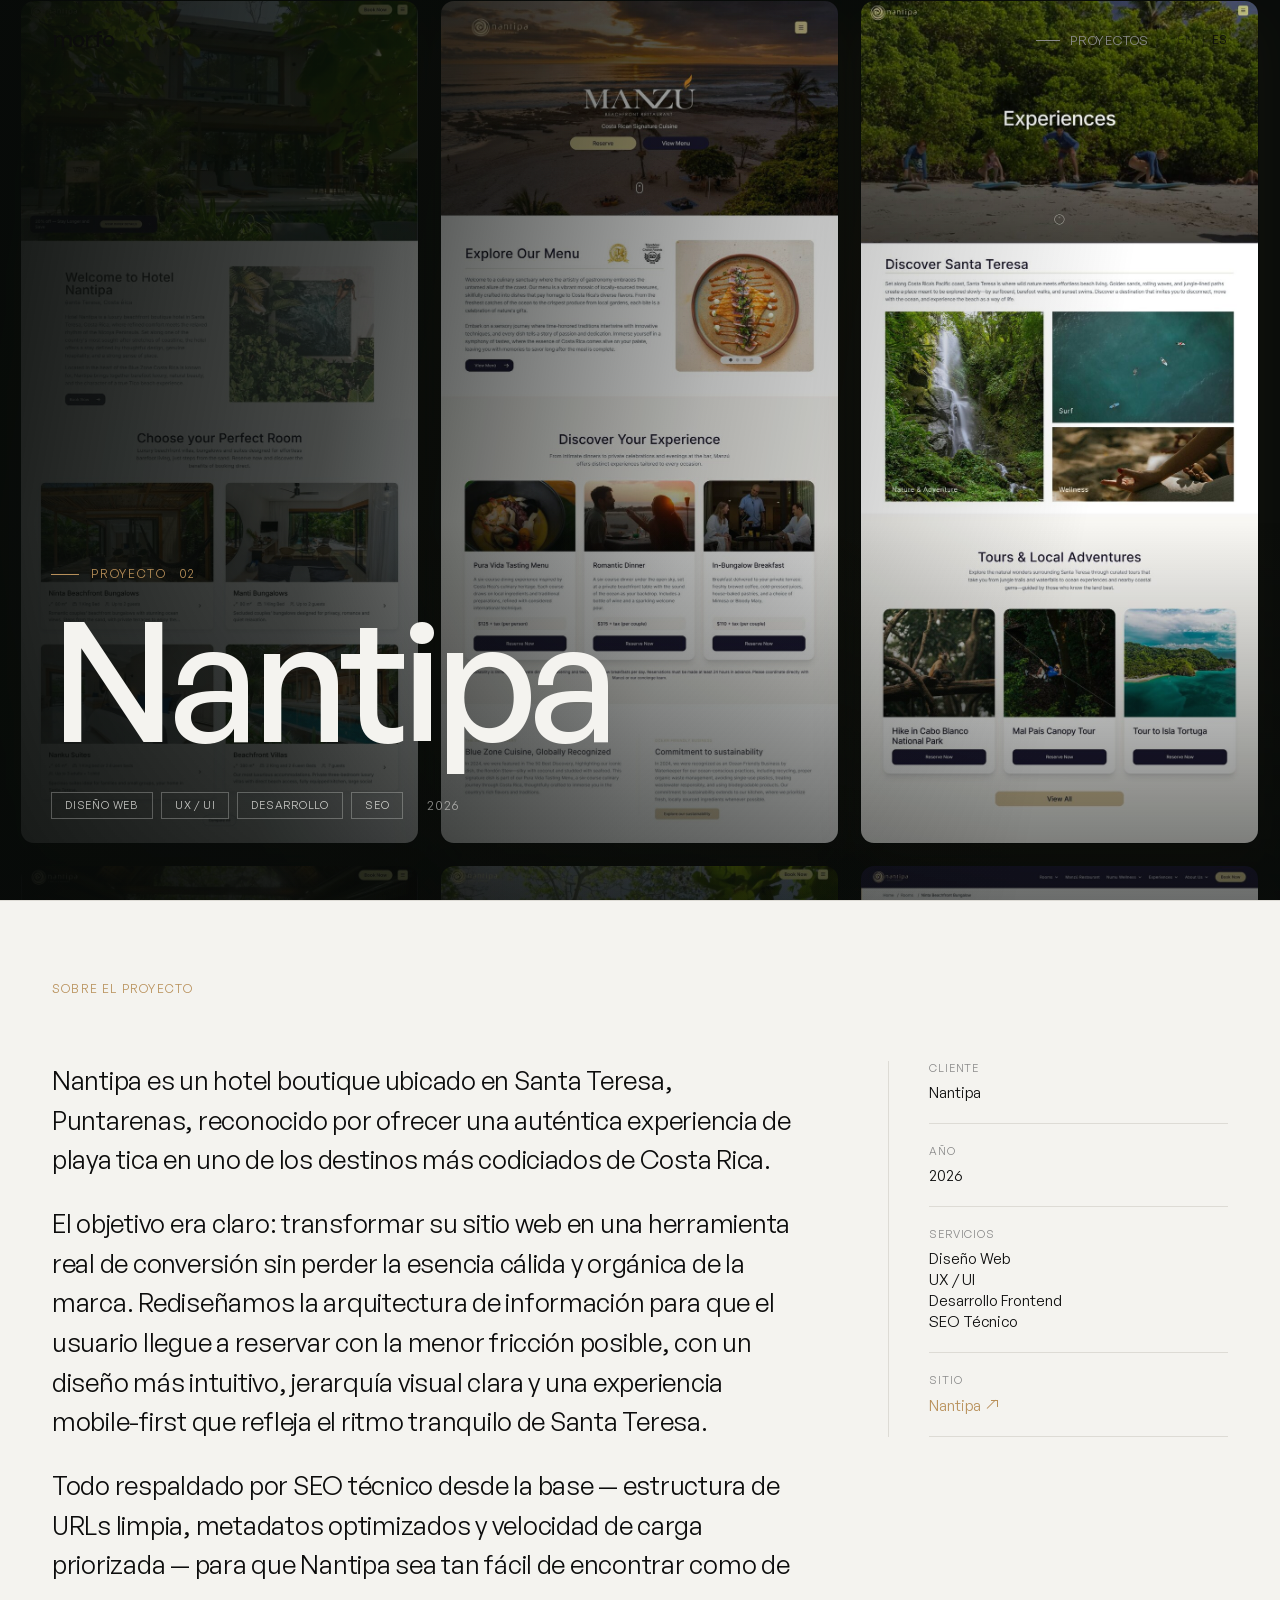
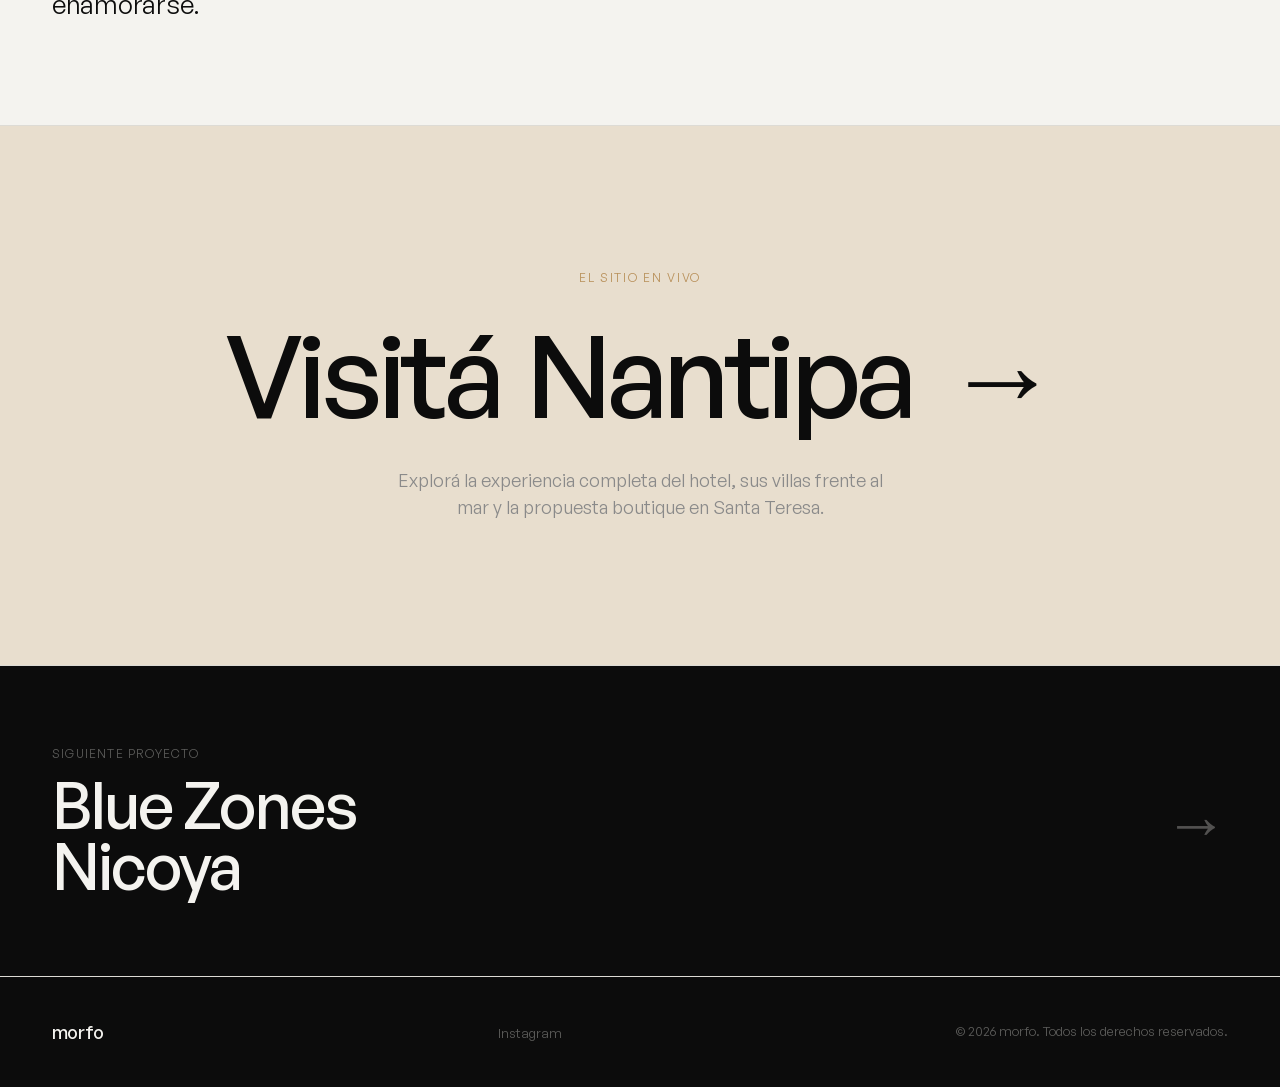
<file: nantipa/index.html>
<!DOCTYPE html>
<html lang="es">
<head>
  <meta charset="UTF-8">
  <meta name="viewport" content="width=device-width, initial-scale=1.0">
  <!-- Google tag (gtag.js) -->
  <script async src="https://www.googletagmanager.com/gtag/js?id=G-X02JHQ15D1"></script>
  <script>
    window.dataLayer = window.dataLayer || [];
    function gtag(){dataLayer.push(arguments);}
    gtag('js', new Date());
    gtag('config', 'G-X02JHQ15D1');
  </script>
  <title>Nantipa Hotel — Proyecto web de portafolio por morfo</title>
  <meta name="description" content="Rediseño web para Nantipa, hotel boutique en Santa Teresa, con UX/UI, desarrollo frontend, SEO técnico y una experiencia inmersiva.">
  <link rel="canonical" href="https://morfo.cr/nantipa">
  <meta property="og:type" content="article">
  <meta property="og:url" content="https://morfo.cr/nantipa">
  <meta property="og:title" content="Nantipa Hotel — Proyecto web de portafolio por morfo">
  <meta property="og:description" content="Rediseño web para Nantipa, hotel boutique en Santa Teresa, con UX/UI, desarrollo frontend, SEO técnico y una experiencia inmersiva.">
  <meta property="og:image" content="https://morfo.cr/assets/images/og/nantipa.jpg">
  <meta name="twitter:card" content="summary_large_image">
  <meta name="twitter:title" content="Nantipa Hotel — Proyecto web de portafolio por morfo">
  <meta name="twitter:description" content="Rediseño web para Nantipa, hotel boutique en Santa Teresa, con UX/UI, desarrollo frontend, SEO técnico y una experiencia inmersiva.">
  <meta name="twitter:image" content="https://morfo.cr/assets/images/og/nantipa.jpg">
  <meta name="theme-color" content="#F4F3EF">
  <link rel="icon" type="image/png" sizes="32x32" href="/assets/brand/favicon-32.png">
  <link rel="icon" type="image/png" sizes="192x192" href="/assets/brand/favicon.png">
  <link rel="apple-touch-icon" sizes="180x180" href="/assets/brand/apple-touch-icon.png">
  <link rel="manifest" href="/site.webmanifest">
  <script type="application/ld+json">
  {
    "@context": "https://schema.org",
    "@type": "CreativeWork",
    "name": "Nantipa",
    "headline": "Nantipa Hotel — Proyecto web de portafolio por morfo",
    "description": "Rediseño web para Nantipa, hotel boutique en Santa Teresa, con UX/UI, desarrollo frontend, SEO técnico y una experiencia inmersiva.",
    "url": "https://morfo.cr/nantipa",
    "image": "https://morfo.cr/assets/images/og/nantipa.jpg",
    "dateCreated": "2026",
    "creator": {
      "@type": "Organization",
      "name": "morfo",
      "url": "https://morfo.cr/"
    },
    "about": {
      "@type": "Organization",
      "name": "Nantipa",
      "url": "https://www.nantipa.com/"
    },
    "mainEntityOfPage": {
      "@type": "WebPage",
      "@id": "https://morfo.cr/nantipa"
    }
  }
  </script>
  <link rel="preload" href="/assets/fonts/general-sans/fonts/GeneralSans-Variable.woff2" as="font" type="font/woff2" crossorigin>
  <link rel="stylesheet" href="/assets/fonts/general-sans/css/general-sans.css">
  <style>
    :root {
      --bg: #F4F3EF;
      --fg: #0C0C0C;
      --muted: #8A8A8A;
      --border: #DDDBD5;
      --sand: #B8905A;
      --sand-light: #E8DECE;
      --font: 'GeneralSans-Variable','GeneralSans-Regular',sans-serif;
    }
    *, *::before, *::after { margin:0; padding:0; box-sizing:border-box; }
    html { scroll-behavior:smooth; }
    body { background:var(--bg); color:var(--fg); font-family:var(--font); overflow-x:hidden; }
    @media (prefers-reduced-motion: reduce) {
      html { scroll-behavior:auto; }
      *, *::before, *::after { animation-duration:.001ms !important; animation-iteration-count:1 !important; transition-duration:.001ms !important; }
    }
    :focus-visible { outline:2px solid var(--fg); outline-offset:3px; }

    /* CURSOR (only with JS running + a fine pointer; hidden until first move) */
    #cur, #cur-ring { display:none; opacity:0; }
    @media (pointer: fine) {
      .js body, .js body * { cursor:none; }
      .js #cur, .js #cur-ring { display:block; }
      .cursor-on #cur, .cursor-on #cur-ring { opacity:1; }
    }
    #cur { position:fixed; width:8px; height:8px; background:#fff; border-radius:50%; pointer-events:none; z-index:9999; transform:translate(-50%,-50%); transition:width .2s,height .2s; mix-blend-mode:difference; }
    #cur-ring { position:fixed; width:36px; height:36px; border:1px solid #fff; border-radius:50%; pointer-events:none; z-index:9998; transform:translate(-50%,-50%); transition:width .35s,height .35s; mix-blend-mode:difference; }
    .cg #cur { width:14px; height:14px; }
    .cg #cur-ring { width:56px; height:56px; }

    /* NAV */
    nav {
      position:fixed; top:0; left:0; right:0; z-index:100;
      display:flex; align-items:center; justify-content:space-between;
      padding:28px 52px;
      transition:padding .4s, background .4s;
    }
    nav.scrolled {
      padding:16px 52px;
      background:rgba(244,243,239,.9);
      -webkit-backdrop-filter:blur(20px);
      backdrop-filter:blur(20px);
      border-bottom:1px solid var(--border);
    }
    nav > a:first-child { color:inherit; text-decoration:none; }
    .nav-logo {
      display:inline-block; width:auto; color:var(--fg);
      font-family:var(--font); font-size:22px; font-weight:500; line-height:1; letter-spacing:-.04em;
    }
    .nav-back { font-size:13px; letter-spacing:.06em; text-transform:uppercase; color:var(--muted); text-decoration:none; display:flex; align-items:center; gap:10px; transition:color .3s; }
    .nav-back:hover { color:var(--fg); }
    .back-line { width:24px; height:1px; background:currentColor; transition:width .3s; }
    .nav-back:hover .back-line { width:36px; }
    .nav-actions { display:flex; align-items:center; gap:28px; }
    .lang-switch { display:flex; align-items:center; gap:7px; }
    .lang-btn { border:0; padding:2px 0; background:none; color:var(--fg); font:inherit; font-size:12px; letter-spacing:.06em; cursor:pointer; opacity:.35; transition:opacity .25s; }
    .lang-btn:hover,.lang-btn.active { opacity:1; }
    .lang-btn:focus-visible { outline:2px solid var(--fg); outline-offset:3px; }
    .lang-separator { color:var(--fg); font-size:12px; opacity:.3; }

    /* HERO — screenshot gallery background + gradient overlay + title */
    .hero { position:relative; height:100vh; height:100svh; overflow:hidden; background:#0A0D0B; }
    .hero-grad {
      position:absolute; inset:0; z-index:2; pointer-events:none;
      background:
        linear-gradient(100deg, rgba(8,11,9,.96) 0%, rgba(8,11,9,.74) 28%, rgba(8,11,9,.3) 54%, rgba(8,11,9,0) 82%),
        linear-gradient(to top, rgba(8,11,9,.6), rgba(8,11,9,0) 42%);
    }
    .hero-content {
      position:absolute; z-index:3;
      left:clamp(24px,4vw,64px); bottom:clamp(52px,9vh,96px);
      max-width:min(64%,780px);
    }
    .hero-eyebrow { font-size:12px; letter-spacing:.14em; text-transform:uppercase; color:var(--sand); margin-bottom:22px; display:flex; align-items:center; gap:12px; }
    .eyebrow-line { width:28px; height:1px; background:var(--sand); }
    .hero-title { font-size:clamp(64px,13vw,200px); font-weight:500; line-height:.9; letter-spacing:-.04em; color:#F4F3EF; }
    .hero-title .char {
      display:inline-block; opacity:0;
      transform:translateY(46px) rotate(4deg);
      filter:blur(14px); transform-origin:bottom;
      transition:opacity .9s ease, transform 1s cubic-bezier(.16,1,.3,1), filter .9s ease;
    }
    .hero-title .char.in { opacity:1; transform:translateY(0) rotate(0); filter:blur(0); }
    .hero-foot { margin-top:38px; display:flex; align-items:center; gap:24px; flex-wrap:wrap; }
    .hero-tags { display:flex; flex-wrap:wrap; gap:8px; }
    .hero-tag { font-size:11px; letter-spacing:.07em; text-transform:uppercase; border:1px solid rgba(244,243,239,.28); color:rgba(244,243,239,.78); padding:5px 13px; }
    .hero-year { font-size:13px; letter-spacing:.06em; color:rgba(244,243,239,.55); }

    /* GALLERY — vertical auto-scrolling screenshot columns (marquee) */
    .mq { position:absolute; inset:0; z-index:0; display:flex; gap:clamp(14px,1.6vw,28px); padding:0 clamp(14px,1.6vw,28px); justify-content:center; will-change:transform,opacity; }
    .mq-col { flex:1 1 0; max-width:440px; min-width:0; position:relative; }
    .mq-track { --g:clamp(14px,1.6vw,28px); display:flex; flex-direction:column; gap:var(--g); will-change:transform; }
    .mq-col.up   .mq-track { animation:mqUp   var(--spd,46s) linear infinite; }
    .mq-col.down .mq-track { animation:mqDown var(--spd,46s) linear infinite; }
    .mq-track img { width:100%; height:auto; display:block; border-radius:14px; box-shadow:0 24px 50px rgba(60,45,20,.16); border:1px solid rgba(0,0,0,.04); }
    /* loop period is half the track plus half a gap, so the restart is seamless */
    @keyframes mqUp   { from{ transform:translateY(0); } to{ transform:translateY(calc(-50% - var(--g)/2)); } }
    @keyframes mqDown { from{ transform:translateY(calc(-50% - var(--g)/2)); } to{ transform:translateY(0); } }
    .hero:hover .mq-track { animation-play-state:paused; }
    @media (max-width:1100px){ .mq-col:nth-child(3){ display:none; } }

    /* INFO */
    .info { padding:80px 52px 100px; border-top:1px solid var(--border); background:var(--bg); }
    .info-label { font-size:12px; letter-spacing:.1em; text-transform:uppercase; color:var(--sand); margin-bottom:28px; }
    .info-grid { display:grid; grid-template-columns:1fr 340px; gap:80px; align-items:start; margin-top:64px; }
    .info-desc { font-size:clamp(18px,2vw,26px); font-weight:400; line-height:1.55; letter-spacing:-.01em; color:var(--fg); }
    .info-desc p+p { margin-top:24px; }
    .info-meta { display:flex; flex-direction:column; border-left:1px solid var(--border); padding-left:40px; }
    .meta-row { padding:20px 0; border-bottom:1px solid var(--border); }
    .meta-row:first-child { padding-top:0; }
    .meta-key { font-size:11px; letter-spacing:.08em; text-transform:uppercase; color:var(--muted); margin-bottom:6px; }
    .meta-val { font-size:15px; color:var(--fg); }
    .meta-val.accent { color:var(--sand); }
    .external-link { display:inline-flex; align-items:center; gap:.4em; text-decoration:none; position:relative; }
    .external-arrow {
      display:inline-block; width:.7em; height:.7em; position:relative; flex:0 0 auto;
    }
    .external-arrow::before {
      content:''; position:absolute; left:.02em; top:.52em; width:.82em; height:1px;
      background:currentColor; transform:rotate(-45deg); transform-origin:left center;
    }
    .external-arrow::after {
      content:''; position:absolute; right:0; top:0; width:.44em; height:.44em;
      border-top:1px solid currentColor; border-right:1px solid currentColor;
    }

    /* CTA — visit live site */
    .cta {
      padding:clamp(90px,16vh,180px) 52px;
      background:var(--sand-light);
      border-top:1px solid var(--border);
      text-align:center;
    }
    .cta-label { font-size:12px; letter-spacing:.14em; text-transform:uppercase; color:var(--sand); margin-bottom:34px; }
    .cta-title {
      display:inline-flex; align-items:center; flex-wrap:wrap; justify-content:center;
      gap:.22em; text-decoration:none;
      font-size:clamp(48px,9vw,150px); font-weight:500; line-height:.95; letter-spacing:-.04em;
      color:var(--fg);
    }
    .cta-word { transition:opacity .3s; }
    .cta-arrow {
      display:inline-block; margin-left:.06em; font-weight:400;
      transition:transform .45s cubic-bezier(.16,1,.3,1);
    }
    .cta-title:hover .cta-arrow { transform:translateX(14px); }
    .cta-title:hover .cta-word { opacity:.55; }
    .cta-sub { margin:38px auto 0; max-width:520px; font-size:clamp(15px,1.5vw,18px); line-height:1.5; color:var(--muted); }

    /* NEXT PROJECT */
    .next-project {
      display:flex; align-items:center; justify-content:space-between;
      text-decoration:none;
      padding:80px 52px;
      border-top:1px solid var(--border);
      background:var(--fg);
      transition:background .4s;
    }
    .next-project:hover { background:#1a1a18; }
    .next-label { font-size:12px; letter-spacing:.1em; text-transform:uppercase; color:rgba(244,243,239,.35); margin-bottom:12px; }
    .next-name { font-size:clamp(32px,5vw,80px); font-weight:500; letter-spacing:-.03em; line-height:.95; color:var(--bg); }
    .next-arrow { font-size:clamp(40px,5vw,80px); font-weight:300; color:rgba(244,243,239,.3); transition:transform .4s, color .3s; flex-shrink:0; }
    .next-project:hover .next-arrow { transform:translateX(12px); color:var(--bg); }

    /* FOOTER */
    footer { padding:44px 52px; border-top:1px solid var(--border); display:flex; justify-content:space-between; align-items:center; gap:24px; background:var(--fg); }
    .foot-links { display:flex; gap:28px; list-style:none; }
    .foot-links a,.foot-links button { font:inherit; font-size:13px; color:rgba(244,243,239,.35); text-decoration:none; transition:color .3s; background:none; border:0; padding:0; }
    .foot-links a:hover,.foot-links button:hover { color:var(--bg); }
    .foot-links button:disabled { opacity:1; }
    .foot-copy { font-size:13px; color:rgba(244,243,239,.35); }
    .foot-logo {
      color:var(--bg); font-family:var(--font); font-size:18px; font-weight:500; line-height:1; letter-spacing:-.04em;
    }

    /* REVEAL */
    .rv { opacity:0; transform:translateY(28px); transition:opacity .85s ease, transform .85s cubic-bezier(.16,1,.3,1); }
    .rv.in { opacity:1; transform:translateY(0); }
    .rv.d1 { transition-delay:.12s; }
    .rv.d2 { transition-delay:.24s; }

    @media (max-width:768px) {
      nav { padding:20px 24px; } nav.scrolled { padding:14px 24px; }
      .nav-actions { gap:16px; }
      .nav-back .back-line { display:none; }
      .hero-content { left:24px; right:24px; bottom:40px; max-width:none; }
      .hero-foot { gap:16px; }
      .info { padding:64px 24px 80px; }
      .info-grid { grid-template-columns:1fr; gap:52px; }
      .info-meta { border-left:none; border-top:1px solid var(--border); padding-left:0; padding-top:40px; }
      .next-project { padding:60px 24px; }
      footer { flex-direction:column; text-align:center; gap:20px; padding:40px 24px; }
    }
  </style>
</head>
<body data-page="nantipa">

  <div id="cur"></div>
  <div id="cur-ring"></div>

  <nav id="nav">
    <a href="/" aria-label="morfo">
      <span class="nav-logo">morfo</span>
    </a>
    <div class="nav-actions">
      <a href="/#work" class="nav-back">
        <span class="back-line"></span><span data-i18n="nav.projects">Proyectos</span>
      </a>
      <div class="lang-switch" role="group" aria-label="Language / Idioma">
        <button type="button" class="lang-btn" data-lang="en" aria-pressed="false">EN</button>
        <span class="lang-separator" aria-hidden="true">|</span>
        <button type="button" class="lang-btn" data-lang="es" aria-pressed="true">ES</button>
      </div>
    </div>
  </nav>

  <!-- HERO — screenshot gallery + gradient + title -->
  <section class="hero">
    <!-- gallery columns (auto-scroll) as background -->
    <div class="mq">
      <div class="mq-col up" style="--spd:48s">
        <div class="mq-track">
          <img src="/assets/images/projects/nantipa/screens/s1.jpg" alt="Nantipa — Home" width="880" height="1865" decoding="async">
          <img src="/assets/images/projects/nantipa/screens/s4.jpg" alt="Nantipa — Numu Wellness" width="880" height="1863" decoding="async">
          <img src="/assets/images/projects/nantipa/screens/s2.jpg" alt="Nantipa — Ninta Bungalow" width="880" height="1867" decoding="async">
          <img src="/assets/images/projects/nantipa/screens/s1.jpg" alt="" aria-hidden="true" width="880" height="1865" loading="lazy" decoding="async">
          <img src="/assets/images/projects/nantipa/screens/s4.jpg" alt="" aria-hidden="true" width="880" height="1863" loading="lazy" decoding="async">
          <img src="/assets/images/projects/nantipa/screens/s2.jpg" alt="" aria-hidden="true" width="880" height="1867" loading="lazy" decoding="async">
        </div>
      </div>
      <div class="mq-col down" style="--spd:58s">
        <div class="mq-track">
          <img src="/assets/images/projects/nantipa/screens/s3.jpg" alt="Nantipa — Manzú Restaurant" width="880" height="1865" decoding="async">
          <img src="/assets/images/projects/nantipa/screens/s6.jpg" alt="Nantipa — About Us" width="880" height="1863" decoding="async">
          <img src="/assets/images/projects/nantipa/screens/s5.jpg" alt="Nantipa — Experiences" width="880" height="1865" decoding="async">
          <img src="/assets/images/projects/nantipa/screens/s3.jpg" alt="" aria-hidden="true" width="880" height="1865" loading="lazy" decoding="async">
          <img src="/assets/images/projects/nantipa/screens/s6.jpg" alt="" aria-hidden="true" width="880" height="1863" loading="lazy" decoding="async">
          <img src="/assets/images/projects/nantipa/screens/s5.jpg" alt="" aria-hidden="true" width="880" height="1865" loading="lazy" decoding="async">
        </div>
      </div>
      <div class="mq-col up" style="--spd:40s">
        <div class="mq-track">
          <img src="/assets/images/projects/nantipa/screens/s5.jpg" alt="Nantipa — Experiences" width="880" height="1865" decoding="async">
          <img src="/assets/images/projects/nantipa/screens/s2.jpg" alt="Nantipa — Ninta Bungalow" width="880" height="1867" decoding="async">
          <img src="/assets/images/projects/nantipa/screens/s6.jpg" alt="Nantipa — About Us" width="880" height="1863" decoding="async">
          <img src="/assets/images/projects/nantipa/screens/s5.jpg" alt="" aria-hidden="true" width="880" height="1865" loading="lazy" decoding="async">
          <img src="/assets/images/projects/nantipa/screens/s2.jpg" alt="" aria-hidden="true" width="880" height="1867" loading="lazy" decoding="async">
          <img src="/assets/images/projects/nantipa/screens/s6.jpg" alt="" aria-hidden="true" width="880" height="1863" loading="lazy" decoding="async">
        </div>
      </div>
    </div>

    <!-- gradient overlay -->
    <div class="hero-grad"></div>

    <!-- title left -->
    <div class="hero-content">
      <p class="hero-eyebrow"><span class="eyebrow-line"></span><span data-i18n="common.project">Proyecto</span> 02</p>
      <h1 class="hero-title" id="heroTitle" aria-label="Nantipa">Nantipa</h1>
      <div class="hero-foot">
        <div class="hero-tags">
          <span class="hero-tag" data-i18n="common.webDesign">Diseño Web</span>
          <span class="hero-tag">UX / UI</span>
          <span class="hero-tag" data-i18n="common.development">Desarrollo</span>
          <span class="hero-tag">SEO</span>
        </div>
        <span class="hero-year">2026</span>
      </div>
    </div>
  </section>

  <!-- PROJECT INFO -->
  <section class="info">
    <p class="info-label rv" data-i18n="common.aboutProject">Sobre el proyecto</p>
    <div class="info-grid">
      <div class="info-desc rv d1">
        <p data-i18n="nantipa.p1">Nantipa es un hotel boutique ubicado en Santa Teresa, Puntarenas, reconocido por ofrecer una auténtica experiencia de playa tica en uno de los destinos más codiciados de Costa Rica.</p>
        <p data-i18n="nantipa.p2">El objetivo era claro: transformar su sitio web en una herramienta real de conversión sin perder la esencia cálida y orgánica de la marca. Rediseñamos la arquitectura de información para que el usuario llegue a reservar con la menor fricción posible, con un diseño más intuitivo, jerarquía visual clara y una experiencia mobile-first que refleja el ritmo tranquilo de Santa Teresa.</p>
        <p data-i18n="nantipa.p3">Todo respaldado por SEO técnico desde la base — estructura de URLs limpia, metadatos optimizados y velocidad de carga priorizada — para que Nantipa sea tan fácil de encontrar como de enamorarse.</p>
      </div>
      <div class="info-meta rv d2">
        <div class="meta-row">
          <p class="meta-key" data-i18n="common.client">Cliente</p>
          <p class="meta-val">Nantipa</p>
        </div>
        <div class="meta-row">
          <p class="meta-key" data-i18n="common.year">Año</p>
          <p class="meta-val">2026</p>
        </div>
        <div class="meta-row">
          <p class="meta-key" data-i18n="common.services">Servicios</p>
          <p class="meta-val"><span data-i18n="common.webDesign">Diseño Web</span><br>UX / UI<br><span data-i18n="common.frontend">Desarrollo Frontend</span><br><span data-i18n="common.technicalSeo">SEO Técnico</span></p>
        </div>
        <div class="meta-row">
          <p class="meta-key" data-i18n="common.website">Sitio</p>
          <a href="https://www.nantipa.com/" target="_blank" rel="noopener noreferrer" class="meta-val accent external-link">Nantipa <span class="external-arrow" aria-hidden="true"></span></a>
        </div>
      </div>
    </div>
  </section>

  <!-- CTA — visit the live site -->
  <section class="cta rv">
    <p class="cta-label" data-i18n="common.liveSite">El sitio en vivo</p>
    <a href="https://www.nantipa.com/" class="cta-title" target="_blank" rel="noopener noreferrer">
      <span class="cta-word" data-i18n="common.visit">Visitá</span>
      <span class="cta-word">Nantipa</span>
      <span class="cta-arrow" aria-hidden="true">→</span>
    </a>
    <p class="cta-sub" data-i18n="nantipa.ctaSub">Explorá la experiencia completa del hotel, sus villas frente al mar y la propuesta boutique en Santa Teresa.</p>
  </section>

  <!-- NEXT PROJECT -->
  <a href="/blue-zones" class="next-project">
    <div>
      <p class="next-label" data-i18n="common.nextProject">Siguiente proyecto</p>
      <h2 class="next-name">Blue Zones<br>Nicoya</h2>
    </div>
    <span class="next-arrow">→</span>
  </a>

  <!-- FOOTER -->
  <footer>
    <span class="foot-logo" aria-hidden="true">morfo</span>
    <ul class="foot-links">
      <li><a href="https://www.instagram.com/morfo.web?utm_source=ig_web_button_share_sheet&amp;igsi=ZDNlZDc0MzIxNw==" target="_blank" rel="noopener noreferrer">Instagram</a></li>
    </ul>
    <p class="foot-copy">© <span data-current-year>2026</span> morfo. <span data-i18n="common.rights">Todos los derechos reservados.</span></p>
  </footer>

  <script src="/assets/i18n.js"></script>
  <script>
  document.documentElement.classList.add('js');
  const reducedMotion=matchMedia('(prefers-reduced-motion: reduce)');

  document.querySelectorAll('[data-current-year]').forEach(el=>{
    el.textContent=new Date().getFullYear();
  });

  /* CURSOR (shown after the first real mouse move) */
  const cur=document.getElementById('cur'),ring=document.getElementById('cur-ring');
  let mx=0,my=0,rx=0,ry=0;
  document.addEventListener('mousemove',e=>{ mx=e.clientX; my=e.clientY; cur.style.left=mx+'px'; cur.style.top=my+'px'; });
  document.addEventListener('mousemove',e=>{
    rx=e.clientX; ry=e.clientY;
    document.documentElement.classList.add('cursor-on');
  },{once:true});
  (function tick(){
    const f=reducedMotion.matches?1:.1;
    rx+=(mx-rx)*f; ry+=(my-ry)*f;
    ring.style.left=rx+'px'; ring.style.top=ry+'px';
    requestAnimationFrame(tick);
  })();
  document.querySelectorAll('a,button').forEach(el=>{
    el.addEventListener('mouseenter',()=>document.body.classList.add('cg'));
    el.addEventListener('mouseleave',()=>document.body.classList.remove('cg'));
  });

  /* NAV */
  const nav=document.getElementById('nav');
  window.addEventListener('scroll',()=>nav.classList.toggle('scrolled',scrollY>60),{passive:true});

  /* HERO TITLE — kinetic letter reveal (blur → focus, stagger);
     waits for the fonts (capped at 1.2s), not the full page load */
  (function(){
    const t=document.getElementById('heroTitle');
    if(!t) return;
    const txt=t.textContent;
    t.textContent='';
    [...txt].forEach(ch=>{
      const s=document.createElement('span');
      s.className='char'; s.textContent=ch;
      t.appendChild(s);
    });
    const chars=t.querySelectorAll('.char');
    Promise.race([
      'fonts' in document ? document.fonts.ready : Promise.resolve(),
      new Promise(r=>setTimeout(r,1200))
    ]).then(()=>{
      chars.forEach((c,i)=>setTimeout(()=>c.classList.add('in'), 200+i*70));
    });
  })();

  /* HERO GALLERY — subtle parallax + scale on scroll (skipped under reduced motion) */
  (function(){
    const hero=document.querySelector('.hero');
    const mq=hero&&hero.querySelector('.mq');
    if(!hero||!mq) return;
    let ticking=false;
    function update(){
      if(reducedMotion.matches){ mq.style.transform=''; mq.style.opacity=''; return; }
      const p=Math.max(0,Math.min(1, scrollY/innerHeight));   // 0 at top → 1 after one screen
      // gallery drifts up & scales slightly as you leave the hero (depth)
      mq.style.transform=`translateY(${-p*60}px) scale(${1+p*.06})`;
      mq.style.opacity=String(1-p*.25);
    }
    window.addEventListener('scroll',()=>{
      if(!ticking){ requestAnimationFrame(()=>{ update(); ticking=false; }); ticking=true; }
    },{passive:true});
    update();
  })();

  /* SCROLL REVEAL */
  const io=new IntersectionObserver(entries=>{
    entries.forEach(e=>{ if(e.isIntersecting) e.target.classList.add('in'); });
  },{threshold:.08});
  document.querySelectorAll('.rv').forEach(el=>io.observe(el));
  </script>
</body>
</html>
</file>
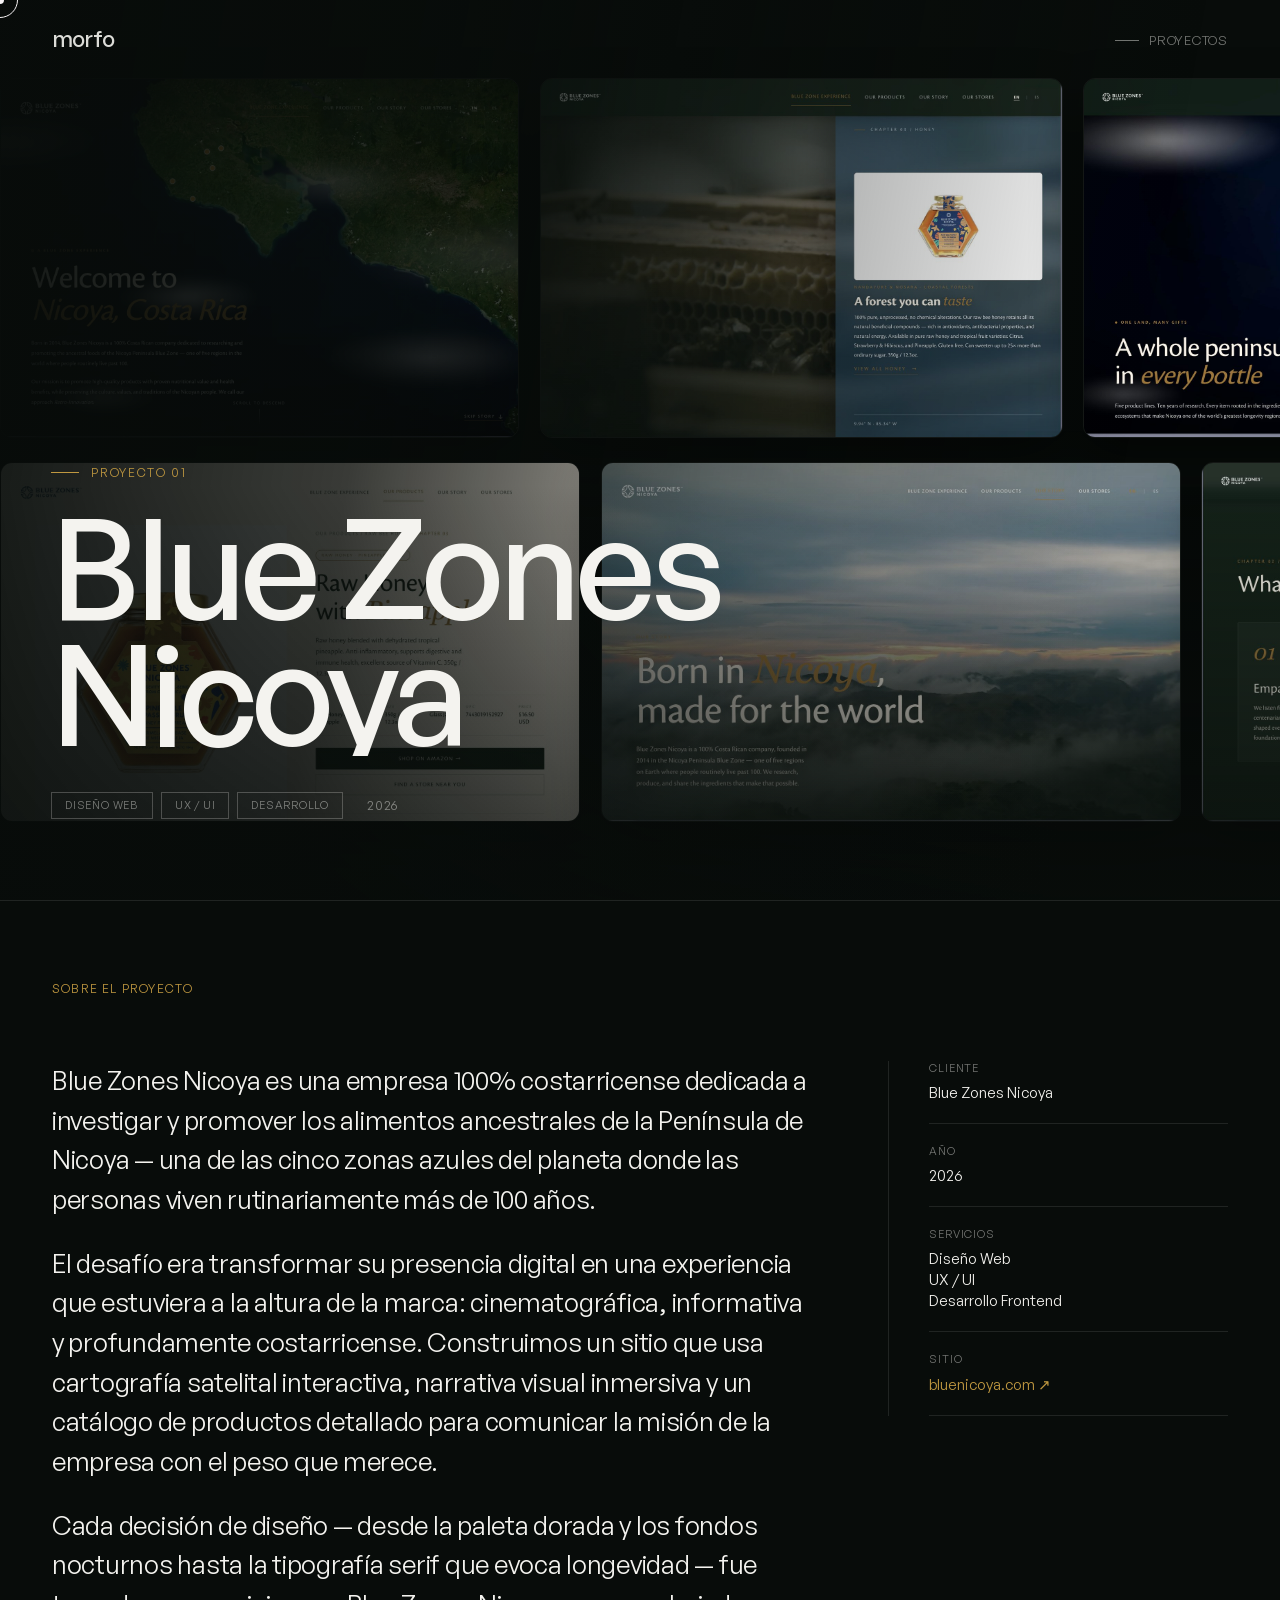
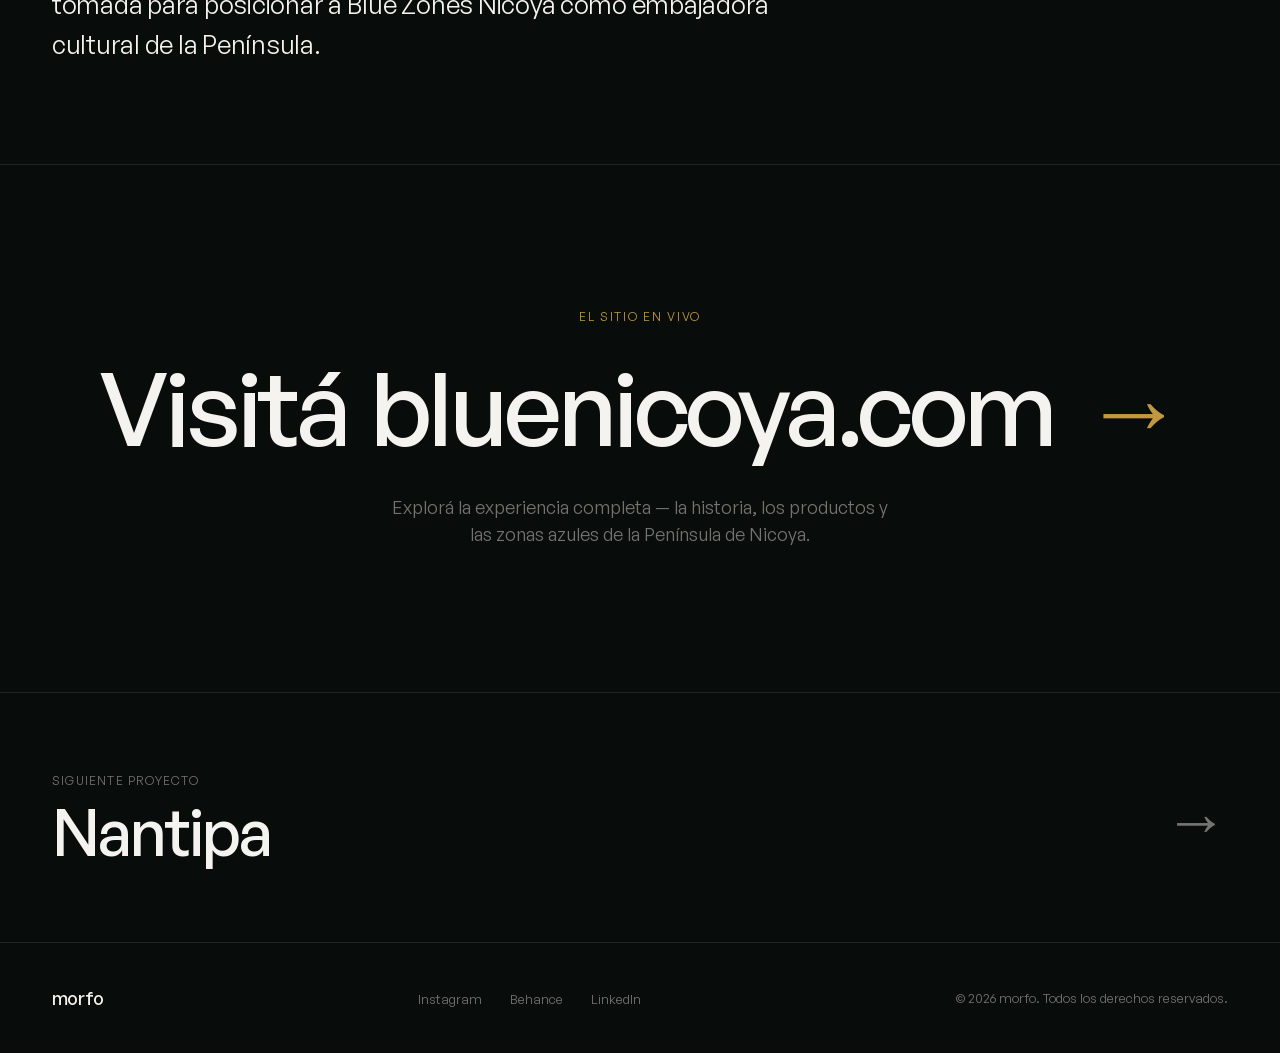
<file: blue-zones.html>
<!DOCTYPE html>
<html lang="es">
<head>
  <meta charset="UTF-8">
  <meta name="viewport" content="width=device-width, initial-scale=1.0">
  <title>Blue Zones Nicoya — morfo</title>
  <meta name="description" content="Rediseño del sitio de Blue Zones Nicoya — superalimentos ancestrales de la Península de Nicoya, una de las cinco zonas azules del planeta. Diseño y desarrollo por morfo.">
  <link rel="canonical" href="https://morfo.cr/blue-zones">
  <meta property="og:type" content="article">
  <meta property="og:url" content="https://morfo.cr/blue-zones">
  <meta property="og:title" content="Blue Zones Nicoya — morfo">
  <meta property="og:description" content="Rediseño del sitio de Blue Zones Nicoya — superalimentos ancestrales de la Península de Nicoya. Diseño cinematográfico, SEO técnico y desarrollo frontend por morfo.">
  <meta property="og:image" content="https://morfo.cr/blue-zones-nicoya.jpg">
  <meta name="twitter:card" content="summary_large_image">
  <link rel="icon" type="image/svg+xml" href="favicon.svg">
  <link rel="stylesheet" href="Fonts/WEB/css/general-sans.css">
  <style>
    :root {
      --bg: #F4F3EF;
      --fg: #0C0C0C;
      --dark: #080C0A;
      --cream: #F4F3EF;
      --gold: #C09840;
      --muted-d: rgba(244,243,239,.45);
      --border-d: rgba(244,243,239,.1);
      --font: 'GeneralSans-Variable','GeneralSans-Regular',sans-serif;
    }
    *, *::before, *::after { margin:0; padding:0; box-sizing:border-box; }
    html { scroll-behavior:smooth; }
    body { background:var(--dark); color:var(--cream); font-family:var(--font); overflow-x:hidden; }
    @media (pointer: fine) { body { cursor:none; } }
    @media (prefers-reduced-motion: reduce) {
      html { scroll-behavior:auto; }
      *, *::before, *::after { animation-duration:.001ms !important; animation-iteration-count:1 !important; transition-duration:.001ms !important; }
    }
    :focus-visible { outline:2px solid var(--cream); outline-offset:3px; }

    /* CURSOR */
    #cur { position:fixed; width:8px; height:8px; background:#fff; border-radius:50%; pointer-events:none; z-index:9999; transform:translate(-50%,-50%); transition:width .2s,height .2s; mix-blend-mode:difference; }
    #cur-ring { position:fixed; width:36px; height:36px; border:1px solid #fff; border-radius:50%; pointer-events:none; z-index:9998; transform:translate(-50%,-50%); transition:width .35s,height .35s; mix-blend-mode:difference; }
    .cg #cur { width:14px; height:14px; }
    .cg #cur-ring { width:56px; height:56px; }

    /* NAV */
    nav {
      position:fixed; top:0; left:0; right:0; z-index:100;
      display:flex; align-items:center; justify-content:space-between;
      padding:28px 52px;
      transition:padding .4s, background .4s;
    }
    nav.scrolled {
      padding:16px 52px;
      background:rgba(8,12,10,.85);
      backdrop-filter:blur(20px);
      border-bottom:1px solid var(--border-d);
    }
    nav > a:first-child { color:inherit; text-decoration:none; }
    .nav-logo {
      display:inline-block; width:auto; opacity:.9; color:var(--cream);
      font-family:var(--font); font-size:22px; font-weight:500; line-height:1; letter-spacing:-.04em;
    }
    .nav-back { font-size:13px; letter-spacing:.06em; text-transform:uppercase; color:var(--muted-d); text-decoration:none; cursor:none; display:flex; align-items:center; gap:10px; transition:color .3s; }
    .nav-back:hover { color:var(--cream); }
    .back-line { width:24px; height:1px; background:currentColor; transition:width .3s; }
    .nav-back:hover .back-line { width:36px; }

    /* HERO — horizontal screenshot gallery + gradient + title */
    .hero { position:relative; height:100vh; overflow:hidden; background:var(--dark); }
    .hmq {
      position:absolute; inset:0; z-index:0;
      display:flex; flex-direction:column; justify-content:center;
      gap:clamp(16px,2.6vh,32px);
      will-change:transform,opacity;
    }
    .hmq-row { display:flex; gap:clamp(16px,1.6vw,28px); width:max-content; will-change:transform; }
    .hmq-row.left  { animation:hmqLeft  var(--spd,64s) linear infinite; }
    .hmq-row.right { animation:hmqRight var(--spd,64s) linear infinite; }
    .hmq-row img {
      height:clamp(200px,40vh,400px); width:auto; display:block;
      border-radius:12px; box-shadow:0 24px 50px rgba(0,0,0,.45);
      border:1px solid rgba(255,255,255,.06);
    }
    @keyframes hmqLeft  { from{ transform:translateX(0); }    to{ transform:translateX(-50%); } }
    @keyframes hmqRight { from{ transform:translateX(-50%); } to{ transform:translateX(0); } }
    .hero:hover .hmq-row { animation-play-state:paused; }
    /* gradient overlay */
    .hero-grad {
      position:absolute; inset:0; z-index:2; pointer-events:none;
      background:
        linear-gradient(100deg, rgba(8,12,10,.97) 0%, rgba(8,12,10,.8) 30%, rgba(8,12,10,.36) 56%, rgba(8,12,10,0) 84%),
        linear-gradient(to top, rgba(8,12,10,.72), rgba(8,12,10,0) 46%);
    }
    /* title left */
    .hero-content {
      position:absolute; z-index:3;
      left:clamp(24px,4vw,64px); bottom:clamp(52px,9vh,96px);
      max-width:min(66%,820px);
    }
    .hero-eyebrow { font-size:12px; letter-spacing:.14em; text-transform:uppercase; color:var(--gold); margin-bottom:22px; display:flex; align-items:center; gap:12px; }
    .eyebrow-line { width:28px; height:1px; background:var(--gold); }
    .hero-title { font-size:clamp(56px,11vw,168px); font-weight:500; line-height:.9; letter-spacing:-.035em; color:var(--cream); }
    .hero-title .line { display:block; overflow:hidden; }
    .hero-title .word { display:inline-block; transform:translateY(108%); transition:transform 1s cubic-bezier(.16,1,.3,1); }
    .hero-title .word.up { transform:translateY(0); }
    .hero-foot { margin-top:36px; display:flex; align-items:center; gap:24px; flex-wrap:wrap; }
    .hero-tags { display:flex; flex-wrap:wrap; gap:8px; }
    .hero-tag { font-size:11px; letter-spacing:.07em; text-transform:uppercase; border:1px solid rgba(244,243,239,.24); color:var(--muted-d); padding:5px 13px; }
    .hero-year { font-size:13px; letter-spacing:.06em; color:var(--muted-d); }

    /* INFO */
    .info { padding:80px 52px 100px; border-top:1px solid var(--border-d); }
    .info-grid { display:grid; grid-template-columns:1fr 340px; gap:80px; align-items:start; margin-top:64px; }
    .info-label { font-size:12px; letter-spacing:.1em; text-transform:uppercase; color:var(--gold); margin-bottom:28px; }
    .info-desc { font-size:clamp(18px,2vw,26px); font-weight:400; line-height:1.55; letter-spacing:-.01em; color:var(--cream); }
    .info-desc p+p { margin-top:24px; }
    .info-meta { display:flex; flex-direction:column; gap:0; border-left:1px solid var(--border-d); padding-left:40px; }
    .meta-row { padding:20px 0; border-bottom:1px solid var(--border-d); }
    .meta-row:first-child { padding-top:0; }
    .meta-key { font-size:11px; letter-spacing:.08em; text-transform:uppercase; color:var(--muted-d); margin-bottom:6px; }
    .meta-val { font-size:15px; color:var(--cream); }
    .meta-val.gold { color:var(--gold); }

    /* CTA — visit live site */
    .cta {
      padding:clamp(90px,16vh,180px) 52px;
      border-top:1px solid var(--border-d);
      text-align:center; background:var(--dark);
    }
    .cta-label { font-size:12px; letter-spacing:.14em; text-transform:uppercase; color:var(--gold); margin-bottom:34px; }
    .cta-title {
      display:inline-flex; align-items:center; flex-wrap:wrap; justify-content:center;
      gap:.22em; text-decoration:none; cursor:none;
      font-size:clamp(44px,8vw,128px); font-weight:500; line-height:.95; letter-spacing:-.04em;
      color:var(--cream);
    }
    .cta-word { transition:opacity .3s; }
    .cta-arrow {
      display:inline-block; margin-left:.06em; font-weight:400; color:var(--gold);
      transition:transform .45s cubic-bezier(.16,1,.3,1);
    }
    .cta-title:hover .cta-arrow { transform:translateX(14px); }
    .cta-title:hover .cta-word { opacity:.55; }
    .cta-sub { margin:38px auto 0; max-width:520px; font-size:clamp(15px,1.5vw,18px); line-height:1.5; color:var(--muted-d); }

    /* NEXT PROJECT */
    .next-project {
      display:block; text-decoration:none; cursor:none;
      padding:80px 52px;
      border-top:1px solid var(--border-d);
      display:flex; align-items:center; justify-content:space-between;
      transition:background .4s;
    }
    .next-project:hover { background:rgba(244,243,239,.03); }
    .next-label { font-size:12px; letter-spacing:.1em; text-transform:uppercase; color:var(--muted-d); margin-bottom:12px; }
    .next-name { font-size:clamp(32px,5vw,80px); font-weight:500; letter-spacing:-.03em; line-height:.95; color:var(--cream); }
    .next-arrow { font-size:clamp(40px,5vw,80px); font-weight:300; color:var(--muted-d); transition:transform .4s, color .3s; flex-shrink:0; }
    .next-project:hover .next-arrow { transform:translateX(12px); color:var(--cream); }

    /* FOOTER */
    footer { padding:44px 52px; border-top:1px solid var(--border-d); display:flex; justify-content:space-between; align-items:center; gap:24px; }
    .foot-logo {
      width:auto; flex-shrink:0; color:var(--cream);
      font-family:var(--font); font-size:18px; font-weight:500; line-height:1; letter-spacing:-.04em;
    }
    .foot-links { display:flex; gap:28px; list-style:none; }
    .foot-links a,.foot-links button { font:inherit; font-size:13px; color:var(--muted-d); text-decoration:none; cursor:none; transition:color .3s; background:none; border:0; padding:0; }
    .foot-links a:hover,.foot-links button:hover { color:var(--cream); }
    .foot-links button:disabled { opacity:1; }
    .foot-copy { font-size:13px; color:var(--muted-d); }

    /* REVEAL */
    .rv { opacity:0; transform:translateY(28px); transition:opacity .85s ease, transform .85s cubic-bezier(.16,1,.3,1); }
    .rv.in { opacity:1; transform:translateY(0); }
    .rv.d1 { transition-delay:.12s; }
    .rv.d2 { transition-delay:.24s; }
    .rv.d3 { transition-delay:.36s; }

    @keyframes fadeUp { from{ opacity:0; transform:translateY(12px); } to{ opacity:1; transform:translateY(0); } }

    @media (max-width:768px) {
      nav { padding:20px 24px; } nav.scrolled { padding:14px 24px; }
      .info { padding:64px 24px 80px; }
      .info-grid { grid-template-columns:1fr; gap:52px; }
      .info-meta { border-left:none; border-top:1px solid var(--border-d); padding-left:0; padding-top:40px; }
      .next-project { padding:60px 24px; }
      footer { flex-direction:column; text-align:center; gap:20px; padding:40px 24px; }
    }
  </style>
</head>
<body>

  <div id="cur"></div>
  <div id="cur-ring"></div>

  <nav id="nav">
    <a href="/" aria-label="morfo">
      <span class="nav-logo">morfo</span>
    </a>
    <a href="/#work" class="nav-back">
      <span class="back-line"></span>Proyectos
    </a>
  </nav>

  <!-- HERO -->
  <section class="hero">
    <!-- horizontal screenshot rows (auto-scroll) -->
    <div class="hmq">
      <div class="hmq-row left" style="--spd:66s">
        <img src="videos/bluezones-screens/bz1.jpg" alt="Blue Zones — Welcome" width="1500" height="1038">
        <img src="videos/bluezones-screens/bz2.jpg" alt="Blue Zones — Honey" width="1500" height="1031">
        <img src="videos/bluezones-screens/bz3.jpg" alt="Blue Zones — Peninsula" width="1500" height="1043">
        <img src="videos/bluezones-screens/bz4.jpg" alt="Blue Zones" width="1500" height="1038">
        <img src="videos/bluezones-screens/bz5.jpg" alt="Blue Zones — Teas" width="1500" height="928">
        <!-- duplicate for seamless loop -->
        <img src="videos/bluezones-screens/bz1.jpg" alt="" aria-hidden="true" width="1500" height="1038">
        <img src="videos/bluezones-screens/bz2.jpg" alt="" aria-hidden="true" width="1500" height="1031">
        <img src="videos/bluezones-screens/bz3.jpg" alt="" aria-hidden="true" width="1500" height="1043">
        <img src="videos/bluezones-screens/bz4.jpg" alt="" aria-hidden="true" width="1500" height="1038">
        <img src="videos/bluezones-screens/bz5.jpg" alt="" aria-hidden="true" width="1500" height="928">
      </div>
      <div class="hmq-row right" style="--spd:78s">
        <img src="videos/bluezones-screens/bz6.jpg" alt="Blue Zones" width="1500" height="929">
        <img src="videos/bluezones-screens/bz7.jpg" alt="Blue Zones — Born in Nicoya" width="1500" height="929">
        <img src="videos/bluezones-screens/bz8.jpg" alt="Blue Zones" width="1500" height="925">
        <img src="videos/bluezones-screens/bz9.jpg" alt="Blue Zones" width="1500" height="930">
        <img src="videos/bluezones-screens/bz1.jpg" alt="Blue Zones — Welcome" width="1500" height="1038">
        <!-- duplicate -->
        <img src="videos/bluezones-screens/bz6.jpg" alt="" aria-hidden="true" width="1500" height="929">
        <img src="videos/bluezones-screens/bz7.jpg" alt="" aria-hidden="true" width="1500" height="929">
        <img src="videos/bluezones-screens/bz8.jpg" alt="" aria-hidden="true" width="1500" height="925">
        <img src="videos/bluezones-screens/bz9.jpg" alt="" aria-hidden="true" width="1500" height="930">
        <img src="videos/bluezones-screens/bz1.jpg" alt="" aria-hidden="true" width="1500" height="1038">
      </div>
    </div>

    <!-- gradient overlay -->
    <div class="hero-grad"></div>

    <!-- title left -->
    <div class="hero-content">
      <p class="hero-eyebrow"><span class="eyebrow-line"></span>Proyecto 01</p>
      <h1 class="hero-title">
        <span class="line"><span class="word">Blue&nbsp;Zones</span></span>
        <span class="line"><span class="word">Nicoya</span></span>
      </h1>
      <div class="hero-foot">
        <div class="hero-tags">
          <span class="hero-tag">Diseño Web</span>
          <span class="hero-tag">UX / UI</span>
          <span class="hero-tag">Desarrollo</span>
        </div>
        <span class="hero-year">2026</span>
      </div>
    </div>
  </section>

  <!-- PROJECT INFO -->
  <section class="info">
    <p class="info-label rv">Sobre el proyecto</p>
    <div class="info-grid">
      <div class="info-desc rv d1">
        <p>Blue Zones Nicoya es una empresa 100% costarricense dedicada a investigar y promover los alimentos ancestrales de la Península de Nicoya — una de las cinco zonas azules del planeta donde las personas viven rutinariamente más de 100 años.</p>
        <p>El desafío era transformar su presencia digital en una experiencia que estuviera a la altura de la marca: cinematográfica, informativa y profundamente costarricense. Construimos un sitio que usa cartografía satelital interactiva, narrativa visual inmersiva y un catálogo de productos detallado para comunicar la misión de la empresa con el peso que merece.</p>
        <p>Cada decisión de diseño — desde la paleta dorada y los fondos nocturnos hasta la tipografía serif que evoca longevidad — fue tomada para posicionar a Blue Zones Nicoya como embajadora cultural de la Península.</p>
      </div>
      <div class="info-meta rv d2">
        <div class="meta-row">
          <p class="meta-key">Cliente</p>
          <p class="meta-val">Blue Zones Nicoya</p>
        </div>
        <div class="meta-row">
          <p class="meta-key">Año</p>
          <p class="meta-val">2026</p>
        </div>
        <div class="meta-row">
          <p class="meta-key">Servicios</p>
          <p class="meta-val">Diseño Web<br>UX / UI<br>Desarrollo Frontend</p>
        </div>
        <div class="meta-row">
          <p class="meta-key">Sitio</p>
          <a href="https://bluenicoya.com/" target="_blank" rel="noopener noreferrer" class="meta-val gold" style="text-decoration:none;cursor:none;position:relative;display:inline-block;">bluenicoya.com ↗</a>
        </div>
      </div>
    </div>
  </section>

  <!-- CTA — visit the live site -->
  <section class="cta rv">
    <p class="cta-label">El sitio en vivo</p>
    <a href="https://bluenicoya.com/" class="cta-title" target="_blank" rel="noopener noreferrer">
      <span class="cta-word">Visitá</span>
      <span class="cta-word">bluenicoya.com</span>
      <span class="cta-arrow" aria-hidden="true">→</span>
    </a>
    <p class="cta-sub">Explorá la experiencia completa — la historia, los productos y las zonas azules de la Península de Nicoya.</p>
  </section>

  <!-- NEXT PROJECT -->
  <a href="/nantipa" class="next-project">
    <div>
      <p class="next-label">Siguiente proyecto</p>
      <h2 class="next-name">Nantipa</h2>
    </div>
    <span class="next-arrow">→</span>
  </a>

  <!-- FOOTER -->
  <footer>
    <span class="foot-logo" aria-hidden="true">morfo</span>
    <ul class="foot-links">
      <li><button type="button" disabled>Instagram</button></li>
      <li><button type="button" disabled>Behance</button></li>
      <li><button type="button" disabled>LinkedIn</button></li>
    </ul>
    <p class="foot-copy">© <span data-current-year>2026</span> morfo. Todos los derechos reservados.</p>
  </footer>

  <script>
  document.querySelectorAll('[data-current-year]').forEach(el=>{
    el.textContent=new Date().getFullYear();
  });

  /* CURSOR */
  const cur=document.getElementById('cur'),ring=document.getElementById('cur-ring');
  let mx=0,my=0,rx=0,ry=0;
  document.addEventListener('mousemove',e=>{ mx=e.clientX; my=e.clientY; cur.style.left=mx+'px'; cur.style.top=my+'px'; });
  (function tick(){ rx+=(mx-rx)*.1; ry+=(my-ry)*.1; ring.style.left=rx+'px'; ring.style.top=ry+'px'; requestAnimationFrame(tick); })();
  document.querySelectorAll('a,button,.play-btn').forEach(el=>{
    el.addEventListener('mouseenter',()=>document.body.classList.add('cg'));
    el.addEventListener('mouseleave',()=>document.body.classList.remove('cg'));
  });

  /* NAV */
  const nav=document.getElementById('nav');
  window.addEventListener('scroll',()=>nav.classList.toggle('scrolled',scrollY>60),{passive:true});

  /* HERO WORDS */
  window.addEventListener('load',()=>{
    document.querySelectorAll('.hero-title .word').forEach((w,i)=>
      setTimeout(()=>w.classList.add('up'),i*140+200));
  });

  /* SCROLL REVEAL */
  const io=new IntersectionObserver(entries=>{
    entries.forEach(e=>{ if(e.isIntersecting) e.target.classList.add('in'); });
  },{threshold:.08});
  document.querySelectorAll('.rv').forEach(el=>io.observe(el));

  /* HERO GALLERY — subtle parallax + scale on scroll */
  (function(){
    const hero=document.querySelector('.hero');
    const mq=hero&&hero.querySelector('.hmq');
    if(!hero||!mq) return;
    let ticking=false;
    function update(){
      const p=Math.max(0,Math.min(1, scrollY/innerHeight));
      mq.style.transform=`translateY(${-p*50}px) scale(${1+p*.05})`;
      mq.style.opacity=String(1-p*.3);
    }
    window.addEventListener('scroll',()=>{
      if(!ticking){ requestAnimationFrame(()=>{ update(); ticking=false; }); ticking=true; }
    },{passive:true});
    update();
  })();
  </script>
</body>
</html>
</file>
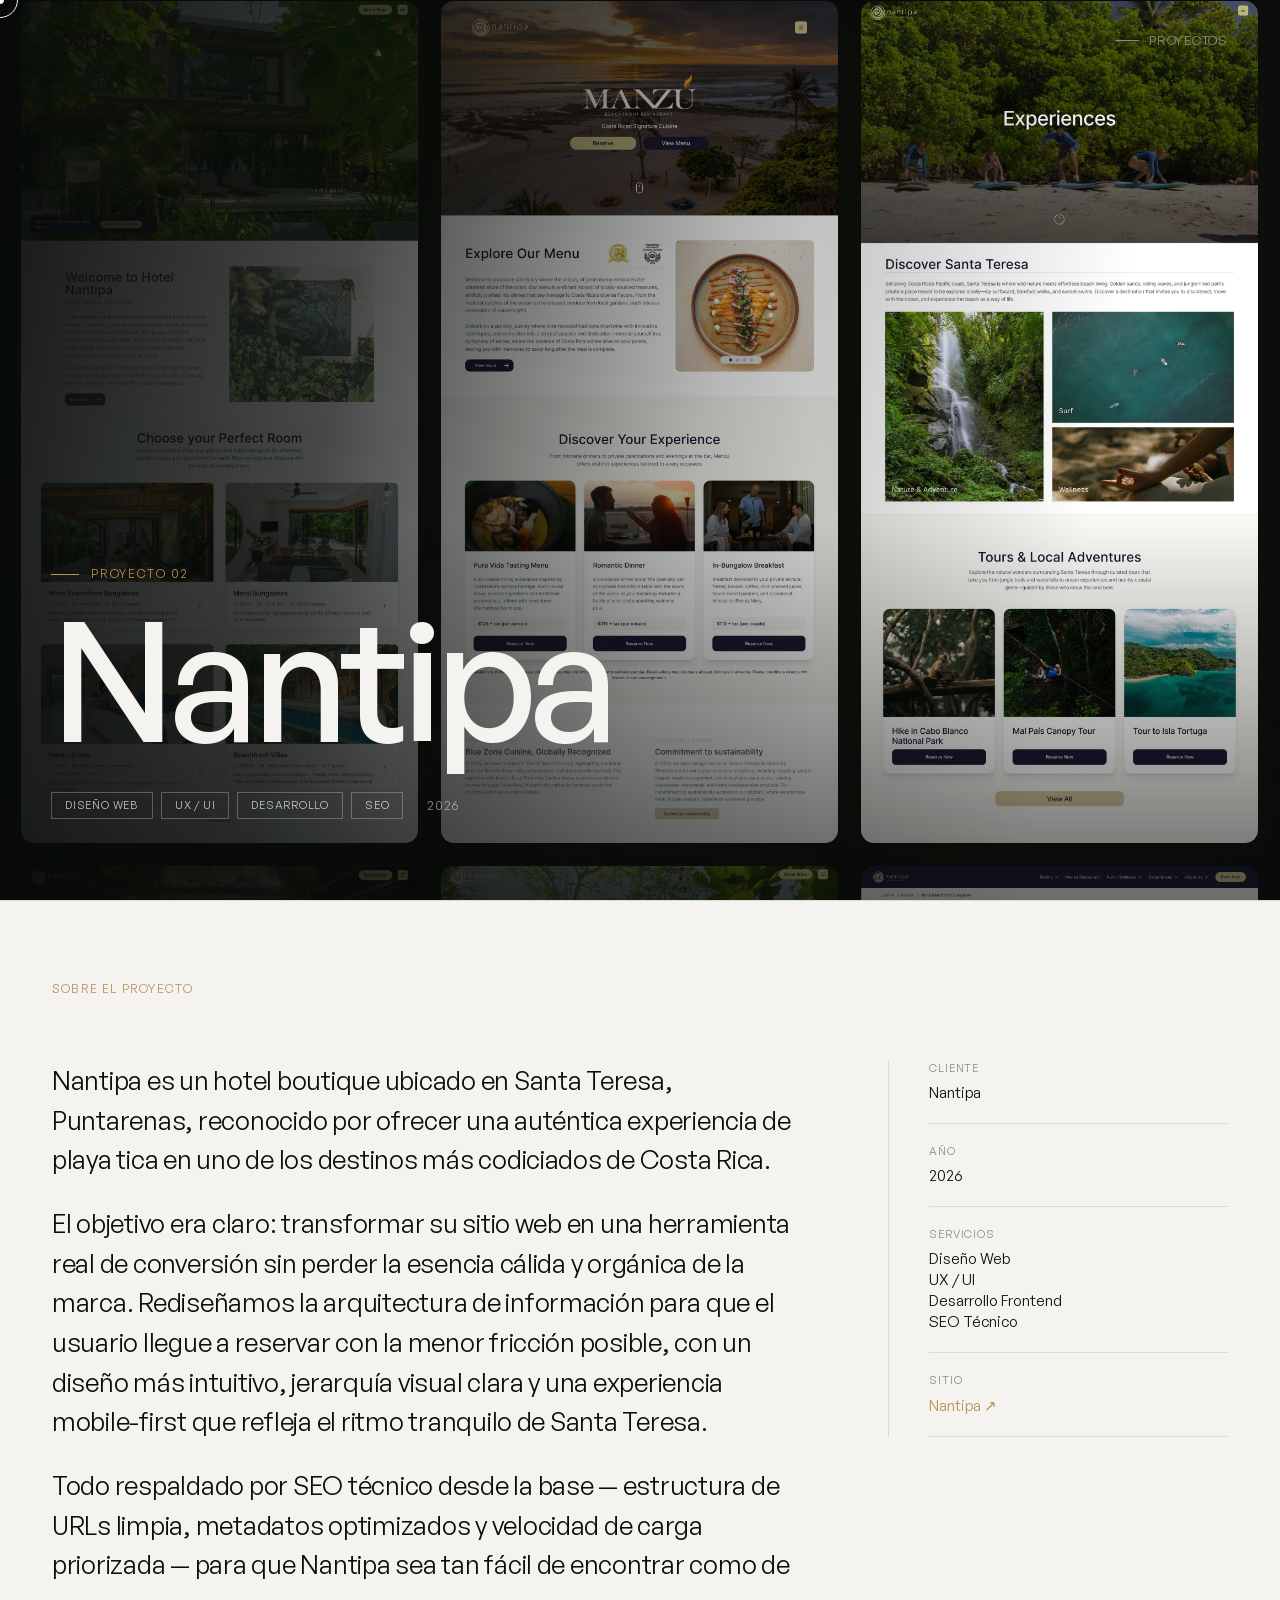
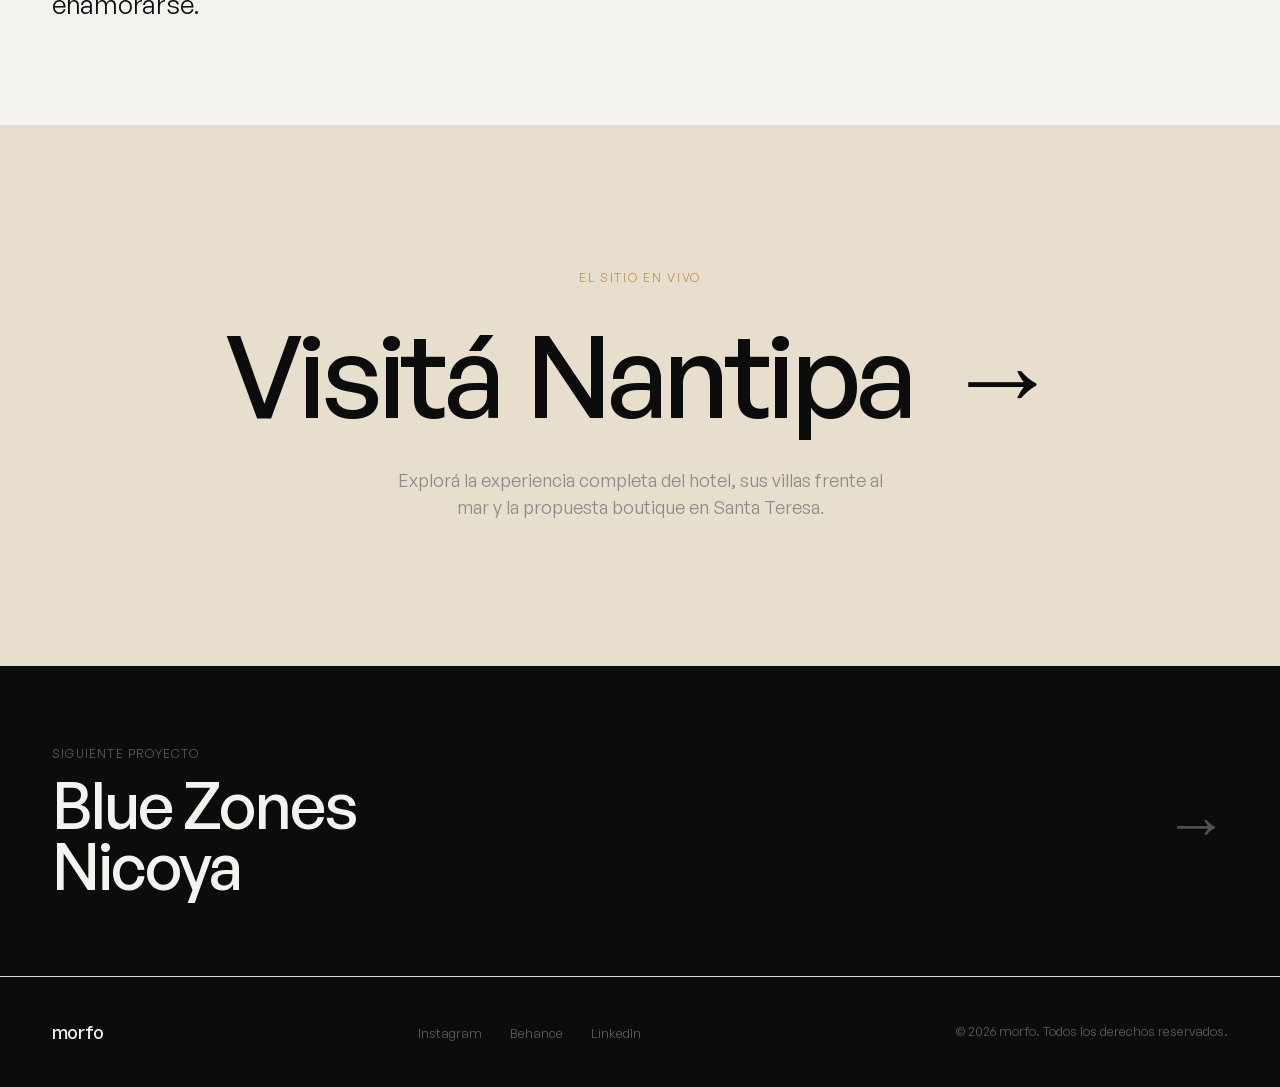
<file: nantipa.html>
<!DOCTYPE html>
<html lang="es">
<head>
  <meta charset="UTF-8">
  <meta name="viewport" content="width=device-width, initial-scale=1.0">
  <title>Nantipa — morfo</title>
  <meta name="description" content="Rediseño del sitio de Nantipa, hotel boutique en Santa Teresa — más intuitivo, inmersivo y optimizado para convertir visitantes en huéspedes, con SEO técnico. Diseño y desarrollo por morfo.">
  <link rel="canonical" href="https://morfo.cr/nantipa">
  <meta property="og:type" content="article">
  <meta property="og:url" content="https://morfo.cr/nantipa">
  <meta property="og:title" content="Nantipa — morfo">
  <meta property="og:description" content="Rediseño del sitio de Nantipa, hotel boutique en Santa Teresa. Diseño mobile-first, arquitectura de información para minimizar fricción y SEO técnico desde la base.">
  <meta property="og:image" content="https://morfo.cr/Thumbnails%20Homescreen/Nantipa.png">
  <meta name="twitter:card" content="summary_large_image">
  <link rel="icon" type="image/svg+xml" href="favicon.svg">
  <link rel="stylesheet" href="Fonts/WEB/css/general-sans.css">
  <style>
    :root {
      --bg: #F4F3EF;
      --fg: #0C0C0C;
      --muted: #8A8A8A;
      --border: #DDDBD5;
      --sand: #B8905A;
      --sand-light: #E8DECE;
      --font: 'GeneralSans-Variable','GeneralSans-Regular',sans-serif;
    }
    *, *::before, *::after { margin:0; padding:0; box-sizing:border-box; }
    html { scroll-behavior:smooth; }
    body { background:var(--bg); color:var(--fg); font-family:var(--font); overflow-x:hidden; }
    @media (pointer: fine) { body { cursor:none; } }
    @media (prefers-reduced-motion: reduce) {
      html { scroll-behavior:auto; }
      *, *::before, *::after { animation-duration:.001ms !important; animation-iteration-count:1 !important; transition-duration:.001ms !important; }
    }
    :focus-visible { outline:2px solid var(--fg); outline-offset:3px; }

    /* CURSOR */
    #cur { position:fixed; width:8px; height:8px; background:#fff; border-radius:50%; pointer-events:none; z-index:9999; transform:translate(-50%,-50%); transition:width .2s,height .2s; mix-blend-mode:difference; }
    #cur-ring { position:fixed; width:36px; height:36px; border:1px solid #fff; border-radius:50%; pointer-events:none; z-index:9998; transform:translate(-50%,-50%); transition:width .35s,height .35s; mix-blend-mode:difference; }
    .cg #cur { width:14px; height:14px; }
    .cg #cur-ring { width:56px; height:56px; }

    /* NAV */
    nav {
      position:fixed; top:0; left:0; right:0; z-index:100;
      display:flex; align-items:center; justify-content:space-between;
      padding:28px 52px;
      transition:padding .4s, background .4s;
    }
    nav.scrolled {
      padding:16px 52px;
      background:rgba(244,243,239,.9);
      backdrop-filter:blur(20px);
      border-bottom:1px solid var(--border);
    }
    nav > a:first-child { color:inherit; text-decoration:none; }
    .nav-logo {
      display:inline-block; width:auto; color:var(--fg);
      font-family:var(--font); font-size:22px; font-weight:500; line-height:1; letter-spacing:-.04em;
    }
    .nav-back { font-size:13px; letter-spacing:.06em; text-transform:uppercase; color:var(--muted); text-decoration:none; cursor:none; display:flex; align-items:center; gap:10px; transition:color .3s; }
    .nav-back:hover { color:var(--fg); }
    .back-line { width:24px; height:1px; background:currentColor; transition:width .3s; }
    .nav-back:hover .back-line { width:36px; }

    /* HERO — screenshot gallery background + gradient overlay + title */
    .hero { position:relative; height:100vh; overflow:hidden; background:#0A0D0B; }
    .hero-grad {
      position:absolute; inset:0; z-index:2; pointer-events:none;
      background:
        linear-gradient(100deg, rgba(8,11,9,.96) 0%, rgba(8,11,9,.74) 28%, rgba(8,11,9,.3) 54%, rgba(8,11,9,0) 82%),
        linear-gradient(to top, rgba(8,11,9,.6), rgba(8,11,9,0) 42%);
    }
    .hero-content {
      position:absolute; z-index:3;
      left:clamp(24px,4vw,64px); bottom:clamp(52px,9vh,96px);
      max-width:min(64%,780px);
    }
    .hero-eyebrow { font-size:12px; letter-spacing:.14em; text-transform:uppercase; color:var(--sand); margin-bottom:22px; display:flex; align-items:center; gap:12px; }
    .eyebrow-line { width:28px; height:1px; background:var(--sand); }
    .hero-title { font-size:clamp(64px,13vw,200px); font-weight:500; line-height:.9; letter-spacing:-.04em; color:#F4F3EF; }
    .hero-title .char {
      display:inline-block; opacity:0;
      transform:translateY(46px) rotate(4deg);
      filter:blur(14px); transform-origin:bottom;
      transition:opacity .9s ease, transform 1s cubic-bezier(.16,1,.3,1), filter .9s ease;
    }
    .hero-title .char.in { opacity:1; transform:translateY(0) rotate(0); filter:blur(0); }
    .hero-foot { margin-top:38px; display:flex; align-items:center; gap:24px; flex-wrap:wrap; }
    .hero-tags { display:flex; flex-wrap:wrap; gap:8px; }
    .hero-tag { font-size:11px; letter-spacing:.07em; text-transform:uppercase; border:1px solid rgba(244,243,239,.28); color:rgba(244,243,239,.78); padding:5px 13px; }
    .hero-year { font-size:13px; letter-spacing:.06em; color:rgba(244,243,239,.55); }

    /* GALLERY — vertical auto-scrolling screenshot columns (marquee) */
    .mq { position:absolute; inset:0; z-index:0; display:flex; gap:clamp(14px,1.6vw,28px); padding:0 clamp(14px,1.6vw,28px); justify-content:center; will-change:transform,opacity; }
    .mq-col { flex:1 1 0; max-width:440px; min-width:0; position:relative; }
    .mq-track { display:flex; flex-direction:column; gap:clamp(14px,1.6vw,28px); will-change:transform; }
    .mq-col.up   .mq-track { animation:mqUp   var(--spd,46s) linear infinite; }
    .mq-col.down .mq-track { animation:mqDown var(--spd,46s) linear infinite; }
    .mq-track img { width:100%; height:auto; display:block; border-radius:14px; box-shadow:0 24px 50px rgba(60,45,20,.16); border:1px solid rgba(0,0,0,.04); }
    @keyframes mqUp   { from{ transform:translateY(0); }    to{ transform:translateY(-50%); } }
    @keyframes mqDown { from{ transform:translateY(-50%); } to{ transform:translateY(0); } }
    .hero:hover .mq-track { animation-play-state:paused; }
    @media (max-width:1100px){ .mq-col:nth-child(3){ display:none; } }

    /* INFO */
    .info { padding:80px 52px 100px; border-top:1px solid var(--border); background:var(--bg); }
    .info-label { font-size:12px; letter-spacing:.1em; text-transform:uppercase; color:var(--sand); margin-bottom:28px; }
    .info-grid { display:grid; grid-template-columns:1fr 340px; gap:80px; align-items:start; margin-top:64px; }
    .info-desc { font-size:clamp(18px,2vw,26px); font-weight:400; line-height:1.55; letter-spacing:-.01em; color:var(--fg); }
    .info-desc p+p { margin-top:24px; }
    .info-meta { display:flex; flex-direction:column; border-left:1px solid var(--border); padding-left:40px; }
    .meta-row { padding:20px 0; border-bottom:1px solid var(--border); }
    .meta-row:first-child { padding-top:0; }
    .meta-key { font-size:11px; letter-spacing:.08em; text-transform:uppercase; color:var(--muted); margin-bottom:6px; }
    .meta-val { font-size:15px; color:var(--fg); }
    .meta-val.accent { color:var(--sand); }

    /* CTA — visit live site */
    .cta {
      padding:clamp(90px,16vh,180px) 52px;
      background:var(--sand-light);
      border-top:1px solid var(--border);
      text-align:center;
    }
    .cta-label { font-size:12px; letter-spacing:.14em; text-transform:uppercase; color:var(--sand); margin-bottom:34px; }
    .cta-title {
      display:inline-flex; align-items:center; flex-wrap:wrap; justify-content:center;
      gap:.22em; text-decoration:none; cursor:none;
      font-size:clamp(48px,9vw,150px); font-weight:500; line-height:.95; letter-spacing:-.04em;
      color:var(--fg);
    }
    .cta-word { transition:opacity .3s; }
    .cta-arrow {
      display:inline-block; margin-left:.06em; font-weight:400;
      transition:transform .45s cubic-bezier(.16,1,.3,1);
    }
    .cta-title:hover .cta-arrow { transform:translateX(14px); }
    .cta-title:hover .cta-word { opacity:.55; }
    .cta-sub { margin:38px auto 0; max-width:520px; font-size:clamp(15px,1.5vw,18px); line-height:1.5; color:var(--muted); }

    /* NEXT PROJECT */
    .next-project {
      display:flex; align-items:center; justify-content:space-between;
      text-decoration:none; cursor:none;
      padding:80px 52px;
      border-top:1px solid var(--border);
      background:var(--fg);
      transition:background .4s;
    }
    .next-project:hover { background:#1a1a18; }
    .next-label { font-size:12px; letter-spacing:.1em; text-transform:uppercase; color:rgba(244,243,239,.35); margin-bottom:12px; }
    .next-name { font-size:clamp(32px,5vw,80px); font-weight:500; letter-spacing:-.03em; line-height:.95; color:var(--bg); }
    .next-arrow { font-size:clamp(40px,5vw,80px); font-weight:300; color:rgba(244,243,239,.3); transition:transform .4s, color .3s; flex-shrink:0; }
    .next-project:hover .next-arrow { transform:translateX(12px); color:var(--bg); }

    /* FOOTER */
    footer { padding:44px 52px; border-top:1px solid var(--border); display:flex; justify-content:space-between; align-items:center; gap:24px; background:var(--fg); }
    .foot-links { display:flex; gap:28px; list-style:none; }
    .foot-links a,.foot-links button { font:inherit; font-size:13px; color:rgba(244,243,239,.35); text-decoration:none; cursor:none; transition:color .3s; background:none; border:0; padding:0; }
    .foot-links a:hover,.foot-links button:hover { color:var(--bg); }
    .foot-links button:disabled { opacity:1; }
    .foot-copy { font-size:13px; color:rgba(244,243,239,.35); }
    .foot-logo {
      color:var(--bg); font-family:var(--font); font-size:18px; font-weight:500; line-height:1; letter-spacing:-.04em;
    }

    /* REVEAL */
    .rv { opacity:0; transform:translateY(28px); transition:opacity .85s ease, transform .85s cubic-bezier(.16,1,.3,1); }
    .rv.in { opacity:1; transform:translateY(0); }
    .rv.d1 { transition-delay:.12s; }
    .rv.d2 { transition-delay:.24s; }

    @media (max-width:768px) {
      nav { padding:20px 24px; } nav.scrolled { padding:14px 24px; }
      .hero-content { left:24px; right:24px; bottom:40px; max-width:none; }
      .hero-foot { gap:16px; }
      .info { padding:64px 24px 80px; }
      .info-grid { grid-template-columns:1fr; gap:52px; }
      .info-meta { border-left:none; border-top:1px solid var(--border); padding-left:0; padding-top:40px; }
      .next-project { padding:60px 24px; }
      footer { flex-direction:column; text-align:center; gap:20px; padding:40px 24px; }
    }
  </style>
</head>
<body>

  <div id="cur"></div>
  <div id="cur-ring"></div>

  <nav id="nav">
    <a href="/" aria-label="morfo">
      <span class="nav-logo">morfo</span>
    </a>
    <a href="/#work" class="nav-back">
      <span class="back-line"></span>Proyectos
    </a>
  </nav>

  <!-- HERO — screenshot gallery + gradient + title -->
  <section class="hero">
    <!-- gallery columns (auto-scroll) as background -->
    <div class="mq">
      <div class="mq-col up" style="--spd:48s">
        <div class="mq-track">
          <img src="videos/nantipa-screens/s1.jpg" alt="Nantipa — Home" width="1440" height="3052">
          <img src="videos/nantipa-screens/s4.jpg" alt="Nantipa — Numu Wellness" width="1440" height="3049">
          <img src="videos/nantipa-screens/s2.jpg" alt="Nantipa — Ninta Bungalow" width="1440" height="3055">
          <img src="videos/nantipa-screens/s1.jpg" alt="" aria-hidden="true" width="1440" height="3052">
          <img src="videos/nantipa-screens/s4.jpg" alt="" aria-hidden="true" width="1440" height="3049">
          <img src="videos/nantipa-screens/s2.jpg" alt="" aria-hidden="true" width="1440" height="3055">
        </div>
      </div>
      <div class="mq-col down" style="--spd:58s">
        <div class="mq-track">
          <img src="videos/nantipa-screens/s3.jpg" alt="Nantipa — Manzú Restaurant" width="1440" height="3052">
          <img src="videos/nantipa-screens/s6.jpg" alt="Nantipa — About Us" width="1440" height="3049">
          <img src="videos/nantipa-screens/s5.jpg" alt="Nantipa — Experiences" width="1440" height="3052">
          <img src="videos/nantipa-screens/s3.jpg" alt="" aria-hidden="true" width="1440" height="3052">
          <img src="videos/nantipa-screens/s6.jpg" alt="" aria-hidden="true" width="1440" height="3049">
          <img src="videos/nantipa-screens/s5.jpg" alt="" aria-hidden="true" width="1440" height="3052">
        </div>
      </div>
      <div class="mq-col up" style="--spd:40s">
        <div class="mq-track">
          <img src="videos/nantipa-screens/s5.jpg" alt="Nantipa — Experiences" width="1440" height="3052">
          <img src="videos/nantipa-screens/s2.jpg" alt="Nantipa — Ninta Bungalow" width="1440" height="3055">
          <img src="videos/nantipa-screens/s6.jpg" alt="Nantipa — About Us" width="1440" height="3049">
          <img src="videos/nantipa-screens/s5.jpg" alt="" aria-hidden="true" width="1440" height="3052">
          <img src="videos/nantipa-screens/s2.jpg" alt="" aria-hidden="true" width="1440" height="3055">
          <img src="videos/nantipa-screens/s6.jpg" alt="" aria-hidden="true" width="1440" height="3049">
        </div>
      </div>
    </div>

    <!-- gradient overlay -->
    <div class="hero-grad"></div>

    <!-- title left -->
    <div class="hero-content">
      <p class="hero-eyebrow"><span class="eyebrow-line"></span>Proyecto 02</p>
      <h1 class="hero-title" id="heroTitle" aria-label="Nantipa">Nantipa</h1>
      <div class="hero-foot">
        <div class="hero-tags">
          <span class="hero-tag">Diseño Web</span>
          <span class="hero-tag">UX / UI</span>
          <span class="hero-tag">Desarrollo</span>
          <span class="hero-tag">SEO</span>
        </div>
        <span class="hero-year">2026</span>
      </div>
    </div>
  </section>

  <!-- PROJECT INFO -->
  <section class="info">
    <p class="info-label rv">Sobre el proyecto</p>
    <div class="info-grid">
      <div class="info-desc rv d1">
        <p>Nantipa es un hotel boutique ubicado en Santa Teresa, Puntarenas, reconocido por ofrecer una auténtica experiencia de playa tica en uno de los destinos más codiciados de Costa Rica.</p>
        <p>El objetivo era claro: transformar su sitio web en una herramienta real de conversión sin perder la esencia cálida y orgánica de la marca. Rediseñamos la arquitectura de información para que el usuario llegue a reservar con la menor fricción posible, con un diseño más intuitivo, jerarquía visual clara y una experiencia mobile-first que refleja el ritmo tranquilo de Santa Teresa.</p>
        <p>Todo respaldado por SEO técnico desde la base — estructura de URLs limpia, metadatos optimizados y velocidad de carga priorizada — para que Nantipa sea tan fácil de encontrar como de enamorarse.</p>
      </div>
      <div class="info-meta rv d2">
        <div class="meta-row">
          <p class="meta-key">Cliente</p>
          <p class="meta-val">Nantipa</p>
        </div>
        <div class="meta-row">
          <p class="meta-key">Año</p>
          <p class="meta-val">2026</p>
        </div>
        <div class="meta-row">
          <p class="meta-key">Servicios</p>
          <p class="meta-val">Diseño Web<br>UX / UI<br>Desarrollo Frontend<br>SEO Técnico</p>
        </div>
        <div class="meta-row">
          <p class="meta-key">Sitio</p>
          <a href="https://nantipa.vercel.app/" target="_blank" rel="noopener noreferrer" class="meta-val accent" style="text-decoration:none;cursor:none;position:relative;display:inline-block;">Nantipa ↗</a>
        </div>
      </div>
    </div>
  </section>

  <!-- CTA — visit the live site -->
  <section class="cta rv">
    <p class="cta-label">El sitio en vivo</p>
    <a href="https://nantipa.vercel.app/" class="cta-title" target="_blank" rel="noopener noreferrer">
      <span class="cta-word">Visitá</span>
      <span class="cta-word">Nantipa</span>
      <span class="cta-arrow" aria-hidden="true">→</span>
    </a>
    <p class="cta-sub">Explorá la experiencia completa del hotel, sus villas frente al mar y la propuesta boutique en Santa Teresa.</p>
  </section>

  <!-- NEXT PROJECT -->
  <a href="/blue-zones" class="next-project">
    <div>
      <p class="next-label">Siguiente proyecto</p>
      <h2 class="next-name">Blue Zones<br>Nicoya</h2>
    </div>
    <span class="next-arrow">→</span>
  </a>

  <!-- FOOTER -->
  <footer>
    <span class="foot-logo" aria-hidden="true">morfo</span>
    <ul class="foot-links">
      <li><button type="button" disabled>Instagram</button></li>
      <li><button type="button" disabled>Behance</button></li>
      <li><button type="button" disabled>LinkedIn</button></li>
    </ul>
    <p class="foot-copy">© <span data-current-year>2026</span> morfo. Todos los derechos reservados.</p>
  </footer>

  <script>
  document.querySelectorAll('[data-current-year]').forEach(el=>{
    el.textContent=new Date().getFullYear();
  });

  /* CURSOR */
  const cur=document.getElementById('cur'),ring=document.getElementById('cur-ring');
  let mx=0,my=0,rx=0,ry=0;
  document.addEventListener('mousemove',e=>{ mx=e.clientX; my=e.clientY; cur.style.left=mx+'px'; cur.style.top=my+'px'; });
  (function tick(){ rx+=(mx-rx)*.1; ry+=(my-ry)*.1; ring.style.left=rx+'px'; ring.style.top=ry+'px'; requestAnimationFrame(tick); })();
  document.querySelectorAll('a,button,.play-btn').forEach(el=>{
    el.addEventListener('mouseenter',()=>document.body.classList.add('cg'));
    el.addEventListener('mouseleave',()=>document.body.classList.remove('cg'));
  });

  /* NAV */
  const nav=document.getElementById('nav');
  window.addEventListener('scroll',()=>nav.classList.toggle('scrolled',scrollY>60),{passive:true});

  /* HERO TITLE — kinetic letter reveal (blur → focus, stagger) */
  (function(){
    const t=document.getElementById('heroTitle');
    if(!t) return;
    const txt=t.textContent;
    t.textContent='';
    [...txt].forEach(ch=>{
      const s=document.createElement('span');
      s.className='char'; s.textContent=ch;
      t.appendChild(s);
    });
    const chars=t.querySelectorAll('.char');
    const lede=document.querySelector('.hero-lede');
    window.addEventListener('load',()=>{
      chars.forEach((c,i)=>setTimeout(()=>c.classList.add('in'), 200+i*70));
      if(lede) setTimeout(()=>lede.classList.add('in'), 200+chars.length*70);
    });
  })();

  /* HERO GALLERY — subtle parallax + scale on scroll */
  (function(){
    const hero=document.querySelector('.hero');
    const mq=hero&&hero.querySelector('.mq');
    if(!hero||!mq) return;
    let ticking=false;
    function update(){
      const p=Math.max(0,Math.min(1, scrollY/innerHeight));   // 0 at top → 1 after one screen
      // gallery drifts up & scales slightly as you leave the hero (depth)
      mq.style.transform=`translateY(${-p*60}px) scale(${1+p*.06})`;
      mq.style.opacity=String(1-p*.25);
    }
    window.addEventListener('scroll',()=>{
      if(!ticking){ requestAnimationFrame(()=>{ update(); ticking=false; }); ticking=true; }
    },{passive:true});
    update();
  })();

  /* SCROLL REVEAL */
  const io=new IntersectionObserver(entries=>{
    entries.forEach(e=>{ if(e.isIntersecting) e.target.classList.add('in'); });
  },{threshold:.08});
  document.querySelectorAll('.rv').forEach(el=>io.observe(el));
  </script>
</body>
</html>
</file>
<file: assets/fonts/general-sans/css/general-sans.css>
/**
* @license
*
* Font Family: General Sans
* Designed by: Frode Helland
* URL: https://www.fontshare.com/fonts/general-sans
* © 2025 Indian Type Foundry
*
* General Sans Regular
* General Sans Variable (Variable font)
*
* Only the faces used by the site are kept here; the full family is
* available at fontshare.com if more weights are needed later.
*/
@font-face {
  font-family: 'GeneralSans-Regular';
  src: url('../fonts/GeneralSans-Regular.woff2') format('woff2'),
       url('../fonts/GeneralSans-Regular.woff') format('woff'),
       url('../fonts/GeneralSans-Regular.ttf') format('truetype');
  font-weight: 400;
  font-display: swap;
  font-style: normal;
}
/**
* This is a variable font
* You can control variable axes as shown below:
* font-variation-settings: wght 700.0;
*
* available axes:
'wght' (range from 200.0 to 700.0)
*/
@font-face {
  font-family: 'GeneralSans-Variable';
  src: url('../fonts/GeneralSans-Variable.woff2') format('woff2'),
       url('../fonts/GeneralSans-Variable.woff') format('woff'),
       url('../source/ttf/GeneralSans-Variable.ttf') format('truetype');
  font-weight: 200 700;
  font-display: swap;
  font-style: normal;
}
</file>
<file: Fonts/WEB/css/general-sans.css>
/**
* @license
*
* Font Family: General Sans
* Designed by: Frode Helland
* URL: https://www.fontshare.com/fonts/general-sans
* © 2025 Indian Type Foundry
*
* General Sans Extralight 
* General Sans ExtralightItalic 
* General Sans Light 
* General Sans LightItalic 
* General Sans Regular 
* General Sans Italic 
* General Sans Medium 
* General Sans MediumItalic 
* General Sans Semibold 
* General Sans SemiboldItalic 
* General Sans Bold 
* General Sans BoldItalic 
* General Sans Variable (Variable font)
* General Sans VariableItalic (Variable font)

*
*/
@font-face {
  font-family: 'GeneralSans-Extralight';
  src: url('../fonts/GeneralSans-Extralight.woff2') format('woff2'),
       url('../fonts/GeneralSans-Extralight.woff') format('woff'),
       url('../fonts/GeneralSans-Extralight.ttf') format('truetype');
  font-weight: 200;
  font-display: swap;
  font-style: normal;
}
@font-face {
  font-family: 'GeneralSans-ExtralightItalic';
  src: url('../fonts/GeneralSans-ExtralightItalic.woff2') format('woff2'),
       url('../fonts/GeneralSans-ExtralightItalic.woff') format('woff'),
       url('../fonts/GeneralSans-ExtralightItalic.ttf') format('truetype');
  font-weight: 200;
  font-display: swap;
  font-style: italic;
}
@font-face {
  font-family: 'GeneralSans-Light';
  src: url('../fonts/GeneralSans-Light.woff2') format('woff2'),
       url('../fonts/GeneralSans-Light.woff') format('woff'),
       url('../fonts/GeneralSans-Light.ttf') format('truetype');
  font-weight: 300;
  font-display: swap;
  font-style: normal;
}
@font-face {
  font-family: 'GeneralSans-LightItalic';
  src: url('../fonts/GeneralSans-LightItalic.woff2') format('woff2'),
       url('../fonts/GeneralSans-LightItalic.woff') format('woff'),
       url('../fonts/GeneralSans-LightItalic.ttf') format('truetype');
  font-weight: 300;
  font-display: swap;
  font-style: italic;
}
@font-face {
  font-family: 'GeneralSans-Regular';
  src: url('../fonts/GeneralSans-Regular.woff2') format('woff2'),
       url('../fonts/GeneralSans-Regular.woff') format('woff'),
       url('../fonts/GeneralSans-Regular.ttf') format('truetype');
  font-weight: 400;
  font-display: swap;
  font-style: normal;
}
@font-face {
  font-family: 'GeneralSans-Italic';
  src: url('../fonts/GeneralSans-Italic.woff2') format('woff2'),
       url('../fonts/GeneralSans-Italic.woff') format('woff'),
       url('../fonts/GeneralSans-Italic.ttf') format('truetype');
  font-weight: 400;
  font-display: swap;
  font-style: italic;
}
@font-face {
  font-family: 'GeneralSans-Medium';
  src: url('../fonts/GeneralSans-Medium.woff2') format('woff2'),
       url('../fonts/GeneralSans-Medium.woff') format('woff'),
       url('../fonts/GeneralSans-Medium.ttf') format('truetype');
  font-weight: 500;
  font-display: swap;
  font-style: normal;
}
@font-face {
  font-family: 'GeneralSans-MediumItalic';
  src: url('../fonts/GeneralSans-MediumItalic.woff2') format('woff2'),
       url('../fonts/GeneralSans-MediumItalic.woff') format('woff'),
       url('../fonts/GeneralSans-MediumItalic.ttf') format('truetype');
  font-weight: 500;
  font-display: swap;
  font-style: italic;
}
@font-face {
  font-family: 'GeneralSans-Semibold';
  src: url('../fonts/GeneralSans-Semibold.woff2') format('woff2'),
       url('../fonts/GeneralSans-Semibold.woff') format('woff'),
       url('../fonts/GeneralSans-Semibold.ttf') format('truetype');
  font-weight: 600;
  font-display: swap;
  font-style: normal;
}
@font-face {
  font-family: 'GeneralSans-SemiboldItalic';
  src: url('../fonts/GeneralSans-SemiboldItalic.woff2') format('woff2'),
       url('../fonts/GeneralSans-SemiboldItalic.woff') format('woff'),
       url('../fonts/GeneralSans-SemiboldItalic.ttf') format('truetype');
  font-weight: 600;
  font-display: swap;
  font-style: italic;
}
@font-face {
  font-family: 'GeneralSans-Bold';
  src: url('../fonts/GeneralSans-Bold.woff2') format('woff2'),
       url('../fonts/GeneralSans-Bold.woff') format('woff'),
       url('../fonts/GeneralSans-Bold.ttf') format('truetype');
  font-weight: 700;
  font-display: swap;
  font-style: normal;
}
@font-face {
  font-family: 'GeneralSans-BoldItalic';
  src: url('../fonts/GeneralSans-BoldItalic.woff2') format('woff2'),
       url('../fonts/GeneralSans-BoldItalic.woff') format('woff'),
       url('../fonts/GeneralSans-BoldItalic.ttf') format('truetype');
  font-weight: 700;
  font-display: swap;
  font-style: italic;
}
/**
* This is a variable font
* You can control variable axes as shown below:
* font-variation-settings: wght 700.0;
*
* available axes:
'wght' (range from 200.0 to 700.0
*/
@font-face {
  font-family: 'GeneralSans-Variable';
  src: url('../fonts/GeneralSans-Variable.woff2') format('woff2'),
       url('../fonts/GeneralSans-Variable.woff') format('woff'),
       url('../fonts/GeneralSans-Variable.ttf') format('truetype');
  font-weight: 200 700;
  font-display: swap;
  font-style: normal;
}
/**
* This is a variable font
* You can control variable axes as shown below:
* font-variation-settings: wght 700.0;
*
* available axes:
'wght' (range from 200.0 to 700.0
*/
@font-face {
  font-family: 'GeneralSans-VariableItalic';
  src: url('../fonts/GeneralSans-VariableItalic.woff2') format('woff2'),
       url('../fonts/GeneralSans-VariableItalic.woff') format('woff'),
       url('../fonts/GeneralSans-VariableItalic.ttf') format('truetype');
  font-weight: 200 700;
  font-display: swap;
  font-style: italic;
}
</file>
